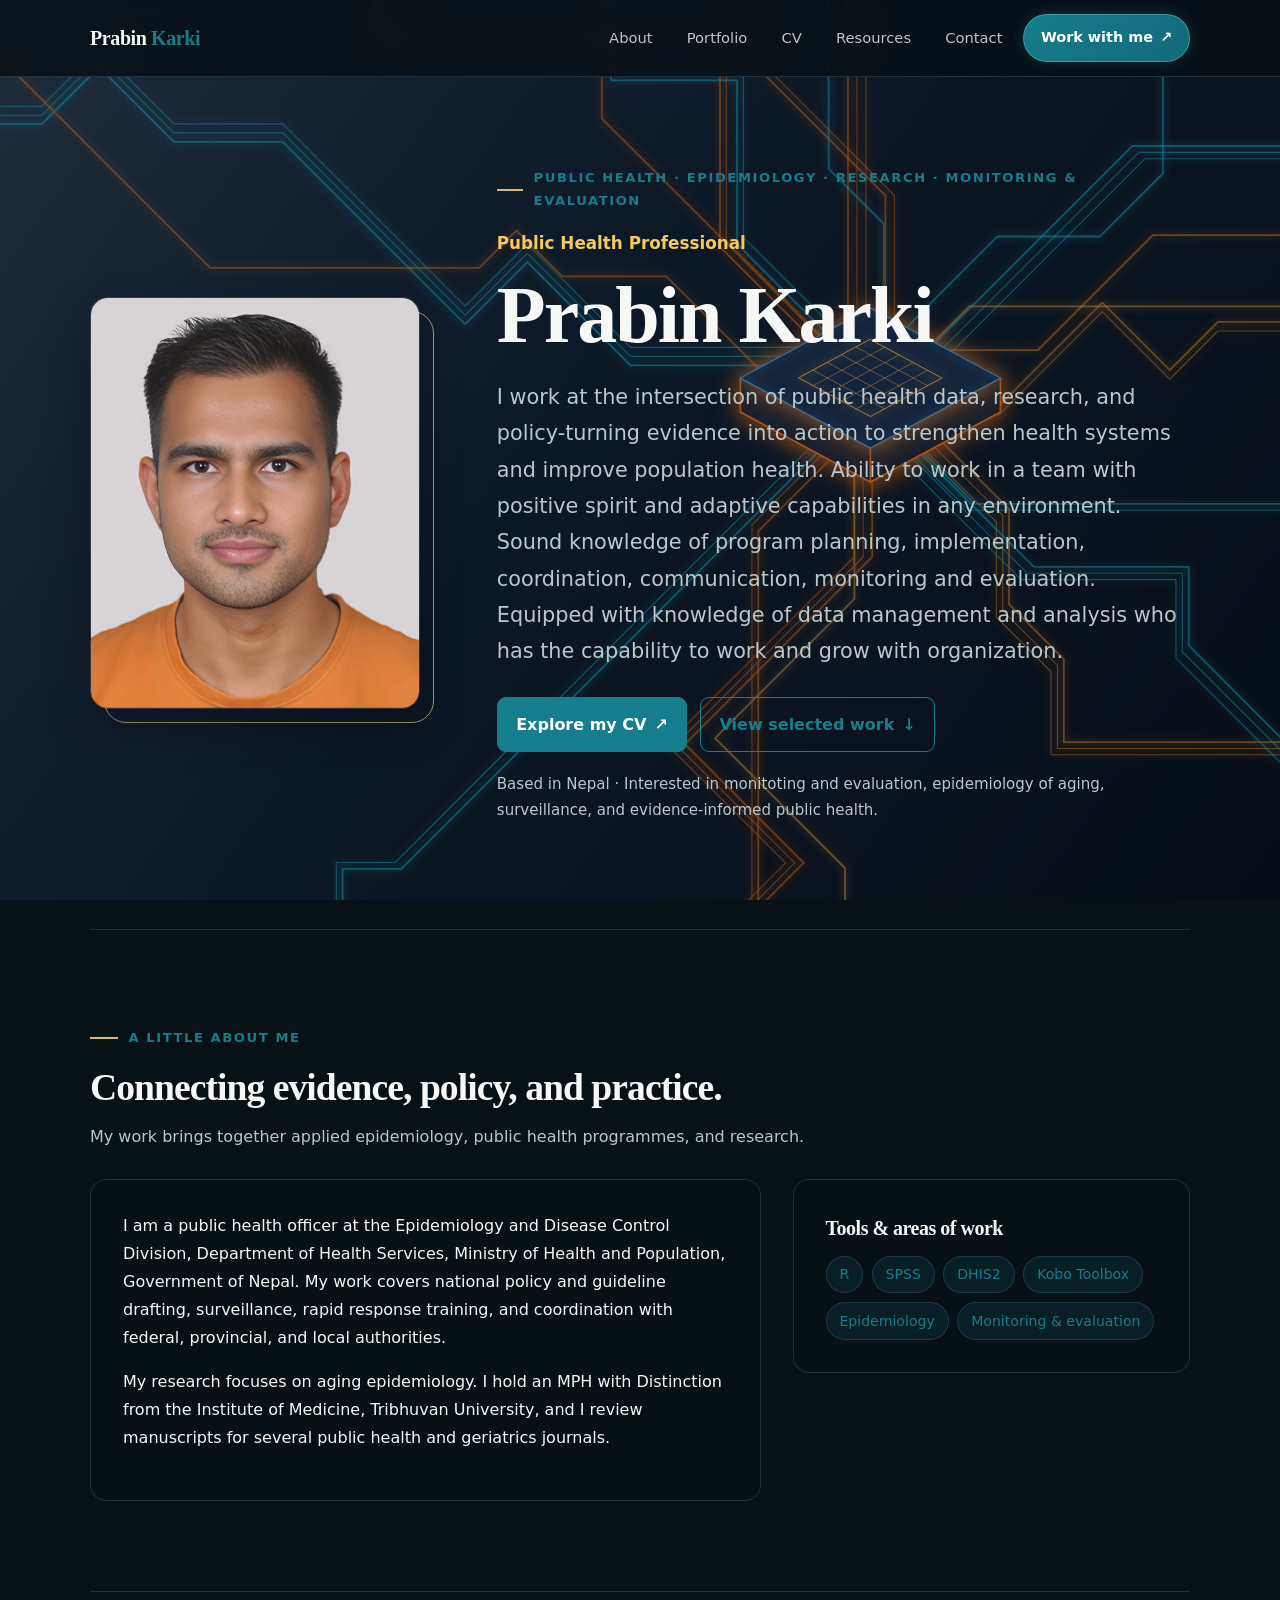
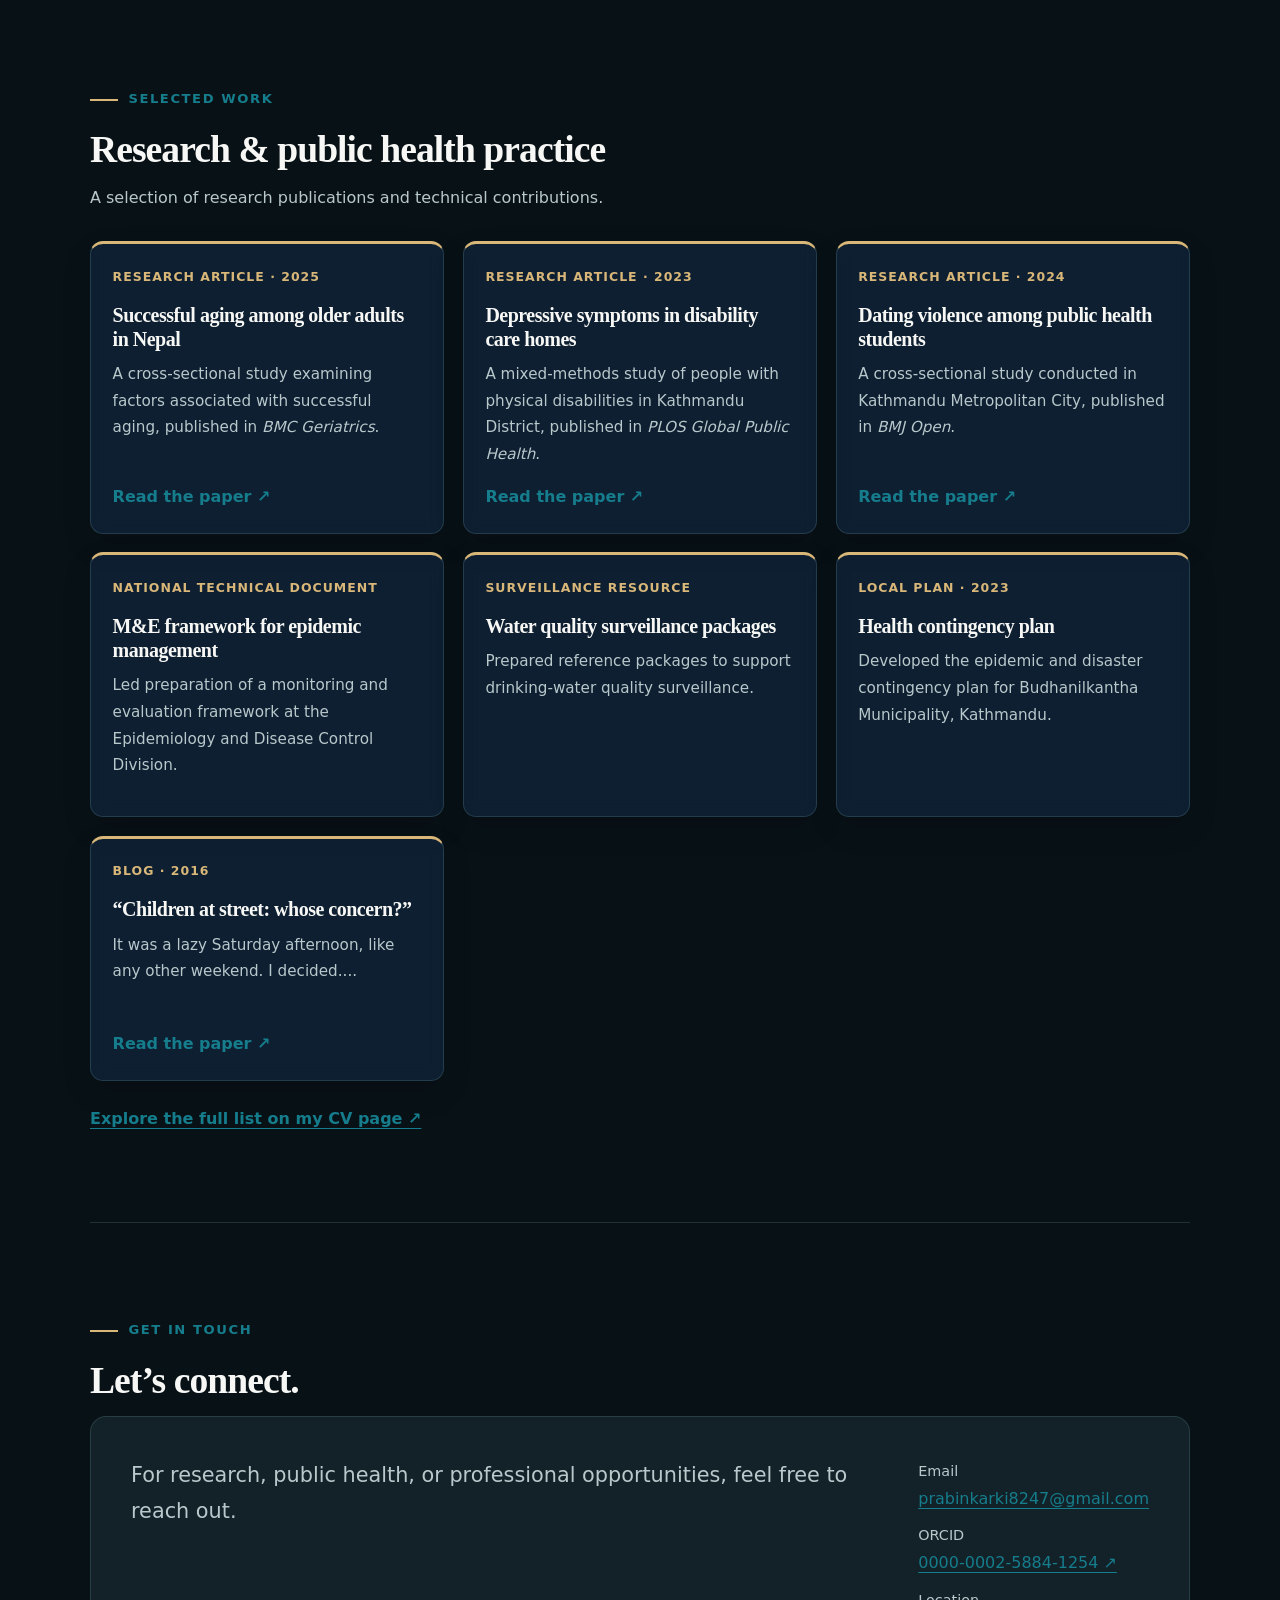
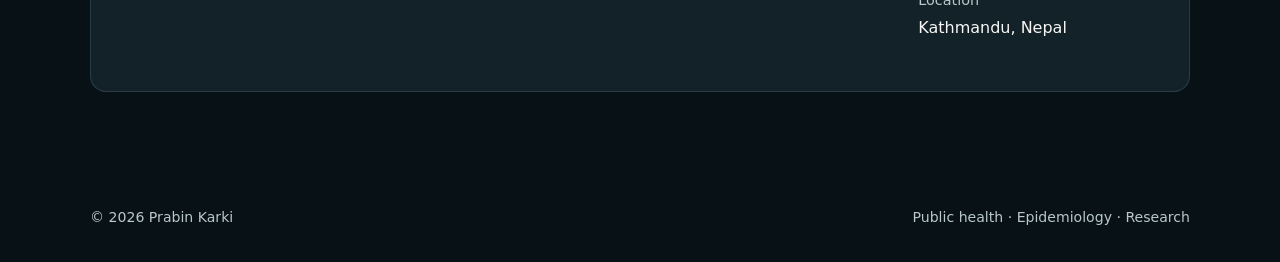
<file: index.html>
<!DOCTYPE html>
<html lang="en">
<head>
<meta charset="utf-8">
<meta name="viewport" content="width=device-width, initial-scale=1">
<meta name="theme-color" content="#081116">

<title>Prabin Karki | Public Health Professional</title>
<meta name="description" content="Personal website of Prabin Karki, public health professional and epidemiology researcher in Nepal.">
</head>
<style>
  
:root {
  /* Navy, teal and warm-white accents; preserve the existing dark background */
  --primary-color: #10243A;
  --secondary-color: #167D8D;
  --background-color: #081116;
  --surface-color: rgba(16, 36, 58, 0.82);
  --heading-color: #F7F8F5;
  --text-color: #D4DEDF;
  --accent-color: #D8B779;
  --border-color: rgba(120, 165, 170, 0.22);
  --hover-color: #116978;

  /* Existing stylesheet variable names */
  --bg: #081116;
  --ink: #F7F8F5;
  --mute: #B8C8CB;
  --acc: #167D8D;
  --sig: #D8B779;
  --line: rgba(120, 165, 170, 0.22);
  --shadow: 0 18px 45px rgba(0, 0, 0, 0.28);
  --on: #FFFFFF;
  --tint: rgba(22, 125, 141, 0.14);
  --card: rgba(16, 36, 58, 0.76);
}

* {
  box-sizing: border-box;
}

html {
  scroll-behavior: smooth;
  scroll-padding-top: 90px;
}

body {
  margin: 0;
  background: var(--bg);
  color: var(--ink);
  font: 16px/1.75 system-ui, -apple-system, "Segoe UI", Roboto, sans-serif;
  overflow-x: hidden;
}

#tech-canvas {
  position: fixed;
  inset: 0;
  width: 100%;
  height: 100%;
  z-index: -1;
  pointer-events: none;
}

a {
  color: var(--acc);
  text-underline-offset: 4px;
}

a:hover {
  color: #b1f0ef;
}

:focus-visible {
  outline: 3px solid var(--sig);
  outline-offset: 4px;
}

h1, h2, h3 {
  font-family: Georgia, "Times New Roman", serif;
  line-height: 1.2;
  letter-spacing: -0.025em;
}

h1 {
  font-size: clamp(2.7rem, 7vw, 5rem);
  margin: 0 0 1rem;
}

h2 {
  font-size: clamp(1.8rem, 4vw, 2.35rem);
  margin: 0 0 0.75rem;
}

h3 {
  font-size: 1.25rem;
  margin: 0.2rem 0 0.65rem;
}

p {
  max-width: 72ch;
  margin: 0 0 1rem;
}

.wrap {
  width: min(1100px, calc(100% - 2.5rem));
  margin: auto;
  position: relative;
  z-index: 1;
}

/* Navigation — consistent tabs across every page */
header {
  position: sticky;
  top: 0;
  z-index: 10;
  background: rgba(8, 17, 22, 0.88);
  backdrop-filter: blur(16px);
  -webkit-backdrop-filter: blur(16px);
  border-bottom: 1px solid var(--line);
}

header .wrap {
  display: flex;
  justify-content: space-between;
  align-items: center;
  gap: 1rem;
  min-height: 76px;
  flex-wrap: wrap;
}

.brand {
  font: 700 1.25rem Georgia, serif;
  color: var(--ink);
  text-decoration: none;
  letter-spacing: -0.02em;
}

.brand span {
  color: var(--acc);
}

nav {
  display: flex;
  align-items: center;
  justify-content: flex-end;
  gap: 0.45rem;
  flex-wrap: wrap;
  margin-left: auto;
}

nav a.nav-link {
  display: inline-flex;
  align-items: center;
  min-height: 38px;
  padding: 0.42rem 0.78rem;
  border: 1px solid transparent;
  border-radius: 8px;
  color: var(--mute);
  font-size: 0.92rem;
  text-decoration: none;
  transition: color 0.2s ease, background 0.2s ease, border-color 0.2s ease;
}

nav a.nav-link:hover,
nav a.nav-link[aria-current="page"] {
  color: #F7F8F5;
  background: rgba(22, 125, 141, 0.16);
  border-color: rgba(22, 125, 141, 0.42);
}

/* General sections */

section {
  padding: clamp(3.5rem, 7vw, 6rem) 0;
  border-bottom: 1px solid var(--line);
}

.hero {
  padding: 0.3 0 5rem;
}

/* Hero section */

.hero-grid {
  display: grid;
  grid-template-columns: minmax(220px, 330px) 1fr;
  gap: clamp(2rem, 6vw, 5rem);
  align-items: center;
}

.portrait-frame {
  position: relative;
  max-width: 330px;
}

.portrait-frame::before {
  content: "";
  position: absolute;
  inset: 14px -14px -14px 14px;
  border: 1px solid var(--sig);
  border-radius: 22px;
  opacity: 0.8;
}

.hero-grid img {
  display: block;
  position: relative;
  width: 100%;
  aspect-ratio: 4 / 5;
  border-radius: 18px;
  object-fit: cover;
  object-position: center;
  box-shadow: var(--shadow);
  border: 1px solid rgba(255, 255, 255, 0.12);
}

.eyebrow {
  display: inline-flex;
  align-items: center;
  gap: 0.65rem;
  color: var(--acc);
  font-size: 0.82rem;
  font-weight: 750;
  letter-spacing: 0.12em;
  text-transform: uppercase;
  margin: 0 0 1rem;
}

.eyebrow::before {
  content: "";
  width: 28px;
  height: 2px;
  background: var(--sig);
}

.role {
  color: #F4C95D;
  font-weight: 650;
  font-size: 1.05rem;
  margin-bottom: 0.55rem;
}

.lead {
  font-size: clamp(1.08rem, 2vw, 1.3rem);
  color: var(--mute);
  max-width: 55ch;
}

.hero-note {
  color: var(--mute);
  font-size: 0.94rem;
  margin-top: 1.2rem;
}

/* Buttons */

.row {
  display: flex;
  flex-wrap: wrap;
  gap: 0.8rem;
  margin-top: 1.7rem;
}

.btn {
  display: inline-flex;
  align-items: center;
  justify-content: center;
  gap: 0.5rem;
  padding: 0.78rem 1.15rem;
  border-radius: 9px;
  border: 1px solid var(--acc);
  color: var(--acc);
  text-decoration: none;
  font-weight: 700;
  transition: transform 0.2s ease, background 0.2s ease;
}

.btn.pri {
  background: var(--acc);
  color: var(--on);
}

.btn:hover {
  transform: translateY(-2px);
  filter: brightness(1.06);
}

/* About section */

.section-intro {
  color: var(--mute);
  margin-bottom: 1.8rem;
}

.about-grid {
  display: grid;
  grid-template-columns: 1.35fr 0.8fr;
  gap: 2rem;
  align-items: start;
}

.about-copy,
.skills-panel {
  background: rgba(8, 17, 22, 0.68);
  border: 1px solid var(--line);
  border-radius: 16px;
  padding: clamp(1.25rem, 3vw, 2rem);
  backdrop-filter: blur(6px);
}

.skills-panel h3 {
  margin-bottom: 1rem;
}

.chips {
  display: flex;
  flex-wrap: wrap;
  gap: 0.55rem;
  padding: 0;
  list-style: none;
  margin: 0;
}

.chips li {
  background: var(--tint);
  border: 1px solid rgba(120, 209, 211, 0.16);
  color: var(--acc);
  padding: 0.35rem 0.8rem;
  border-radius: 99px;
  font-size: 0.88rem;
}

/* Portfolio cards */

.grid {
  display: grid;
  grid-template-columns: repeat(3, minmax(0, 1fr));
  gap: 1.15rem;
  margin-top: 1.8rem;
}

.item {
  display: flex;
  flex-direction: column;
  min-height: 245px;
  background: var(--card);
  border: 1px solid var(--line);
  border-top: 3px solid var(--sig);
  border-radius: 13px;
  padding: 1.35rem;
  box-shadow: 0 12px 30px rgba(0, 0, 0, 0.12);
  backdrop-filter: blur(8px);
  transition: transform 0.2s ease, border-color 0.2s ease;
}

.item:hover {
  transform: translateY(-4px);
  border-color: rgba(120, 209, 211, 0.45);
}

.item .tag {
  color: var(--sig);
  font-size: 0.78rem;
  font-weight: 750;
  letter-spacing: 0.08em;
  text-transform: uppercase;
  margin-bottom: 0.75rem;
}

.item p {
  color: var(--mute);
  font-size: 0.95rem;
  flex: 1;
}

.item a {
  font-weight: 700;
  text-decoration: none;
}

.text-link {
  display: inline-block;
  margin-top: 1.5rem;
  font-weight: 700;
}

/* Contact section */

.contact-card {
  display: flex;
  justify-content: space-between;
  align-items: flex-start;
  gap: 2rem;
  flex-wrap: wrap;
  padding: clamp(1.5rem, 4vw, 2.5rem);
  background: rgba(22, 38, 44, 0.82);
  border: 1px solid var(--line);
  border-radius: 16px;
}

.contact-details p {
  margin-bottom: 0.55rem;
}

.contact-label {
  color: var(--mute);
  font-size: 0.9rem;
}

/* Work with me — distinct teal call-to-action */
.glow-button {
  display: inline-flex;
  align-items: center;
  justify-content: center;
  gap: 0.45rem;
  padding: 0.62rem 1.05rem;
  color: #FFFFFF !important;
  background: linear-gradient(135deg, #167D8D, #116978);
  text-decoration: none;
  font-size: 0.9rem;
  font-weight: 700;
  white-space: nowrap;
  border-radius: 999px;
  border: 1px solid rgba(110, 210, 210, 0.4);
  box-shadow: 0 0 13px rgba(22, 125, 141, 0.28);
  transition: all 0.25s ease;
}

.glow-button:hover {
  color: #FFFFFF !important;
  background: linear-gradient(135deg, #1A91A0, #167D8D);
  box-shadow: 0 0 12px rgba(22, 125, 141, 0.5), 0 0 25px rgba(22, 125, 141, 0.2);
  transform: translateY(-2px);
}

/* Footer */

footer {
  padding: 1.5rem 0 2rem;
  color: var(--mute);
  font-size: 0.88rem;
}

footer .wrap {
  display: flex;
  justify-content: space-between;
  gap: 1rem;
  flex-wrap: wrap;
}

/* Responsive layout */

@media (max-width: 850px) {
  .grid {
    grid-template-columns: repeat(2, minmax(0, 1fr));
  }

  .about-grid {
    grid-template-columns: 1fr;
  }
}

@media (max-width: 650px) {
  .wrap {
    width: min(100% - 1.5rem, 1100px);
  }

  header .wrap {
    padding: 0.8rem 0;
  }

  nav {
    justify-content: flex-start;
    gap: 0.35rem;
    width: 100%;
    margin-left: 0;
  }

  nav a.nav-link {
    min-height: 34px;
    padding: 0.35rem 0.6rem;
    font-size: 0.84rem;
  }

  .glow-button {
    padding: 0.48rem 0.8rem;
    font-size: 0.84rem;
  }

  .hero-grid {
    grid-template-columns: 1fr;
    gap: 2.5rem;
  }

  .portrait-frame {
    max-width: 250px;
    margin: 0 auto 1rem;
  }

  .hero-grid img {
    aspect-ratio: 4 / 4.5;
  }

  .grid {
    grid-template-columns: 1fr;
  }

  .item {
    min-height: 0;
  }
}

@media (prefers-reduced-motion: reduce) {
  html {
    scroll-behavior: auto;
  }

  .btn,
  .item,
  nav a.nav-link,
  .glow-button {
    transition: none;
  }
}
</style>
<body>

<canvas id="tech-canvas" aria-hidden="true"></canvas>

<header>
  <div class="wrap">
    <a class="brand" href="index.html#top">
      Prabin <span>Karki</span>
    </a>

    <nav aria-label="Main navigation">
      <a class="nav-link" href="/#about">About</a>
      <a class="nav-link" href="/#portfolio">Portfolio</a>
      <a class="nav-link" href="/cv">CV</a>
      <a class="nav-link" href="/resources">Resources</a>
      <a class="nav-link" href="/#contact">Contact</a>
      <a href="/work_with_me" class="glow-button">
        Work with me <span>↗</span> 
      </a>
    </nav>
  </div>
</header>

<main id="top">
  <div class="wrap">

    <!-- Hero section -->
    <section class="hero">
      <div class="hero-grid">

        <div class="portrait-frame">
          <img src="prabin_teal.jpg" alt="Portrait of Prabin Karki">
        </div>

        <div>
          <p class="eyebrow">Public Health · Epidemiology · Research · Monitoring & Evaluation</p>

          <p class="role">Public Health Professional</p>

          <h1>Prabin Karki</h1>

          <p class="lead">
            I work at the intersection of public health data, research, and policy-turning evidence into action to strengthen health systems
            and improve population health. Ability to work in a team with positive spirit and adaptive capabilities in any environment. Sound knowledge of program planning, implementation, coordination, communication, monitoring and evaluation. Equipped with knowledge of data management and analysis who has the capability to work and grow with organization.
          </p>

          <div class="row">
            <a class="btn pri" href="cv.html">
              Explore my CV <span aria-hidden="true">↗</span>
            </a>

            <a class="btn" href="#portfolio">
              View selected work <span aria-hidden="true">↓</span>
            </a>
          </div>

          <p class="hero-note">
            Based in Nepal · Interested in monitoting and evaluation, epidemiology of aging,
            surveillance, and evidence-informed public health.
          </p>
        </div>

      </div>
    </section>

    <!-- About section -->
    <section id="about">
      <p class="eyebrow">A little about me</p>

      <h2>Connecting evidence, policy, and practice.</h2>

      <p class="section-intro">
        My work brings together applied epidemiology, public health
        programmes, and research.
      </p>

      <div class="about-grid">

        <div class="about-copy">
          <p>
            I am a public health officer at the Epidemiology and Disease
            Control Division, Department of Health Services, Ministry of
            Health and Population, Government of Nepal. My work covers
            national policy and guideline drafting, surveillance, rapid
            response training, and coordination with federal, provincial,
            and local authorities.
          </p>

          <p>
            My research focuses on aging epidemiology. I hold an MPH with
            Distinction from the Institute of Medicine, Tribhuvan University,
            and I review manuscripts for several public health and
            geriatrics journals.
          </p>
        </div>

        <aside class="skills-panel">
          <h3>Tools & areas of work</h3>

          <ul class="chips" aria-label="Skills">
            <li>R</li>
            <li>SPSS</li>
            <li>DHIS2</li>
            <li>Kobo Toolbox</li>
            <li>Epidemiology</li>
            <li>Monitoring & evaluation</li>
          </ul>
        </aside>

      </div>
    </section>

    <!-- Portfolio section -->
    <section id="portfolio">
      <p class="eyebrow">Selected work</p>

      <h2>Research & public health practice</h2>

      <p class="section-intro">
        A selection of research publications and technical contributions.
      </p>

      <div class="grid">

        <article class="item">
          <div class="tag">Research article · 2025</div>

          <h3>Successful aging among older adults in Nepal</h3>

          <p>
            A cross-sectional study examining factors associated with
            successful aging, published in <em>BMC Geriatrics</em>.
          </p>

          <a href="https://doi.org/10.1186/s12877-025-06335-4"
             target="_blank" rel="noopener noreferrer">
            Read the paper ↗
          </a>
        </article>

        <article class="item">
          <div class="tag">Research article · 2023</div>

          <h3>Depressive symptoms in disability care homes</h3>

          <p>
            A mixed-methods study of people with physical disabilities in
            Kathmandu District, published in <em>PLOS Global Public Health</em>.
          </p>

          <a href="https://doi.org/10.1371/journal.pgph.0001461"
             target="_blank" rel="noopener noreferrer">
            Read the paper ↗
          </a>
        </article>

        <article class="item">
          <div class="tag">Research article · 2024</div>

          <h3>Dating violence among public health students</h3>

          <p>
            A cross-sectional study conducted in Kathmandu Metropolitan City,
            published in <em>BMJ Open</em>.
          </p>

          <a href="https://doi.org/10.1136/bmjopen-2023-081516"
             target="_blank" rel="noopener noreferrer">
            Read the paper ↗
          </a>
        </article>

        <article class="item">
          <div class="tag">National technical document</div>

          <h3>M&E framework for epidemic management</h3>

          <p>
            Led preparation of a monitoring and evaluation framework at the
            Epidemiology and Disease Control Division.
          </p>
        </article>

        <article class="item">
          <div class="tag">Surveillance resource</div>

          <h3>Water quality surveillance packages</h3>

          <p>
            Prepared reference packages to support drinking-water quality
            surveillance.
          </p>
        </article>

        <article class="item">
          <div class="tag">Local plan · 2023</div>

          <h3>Health contingency plan</h3>

          <p>
            Developed the epidemic and disaster contingency plan for
            Budhanilkantha Municipality, Kathmandu.
          </p>
        </article>

        <article class="item">
          <div class="tag">Blog · 2016</div>

          <h3>“Children at street: whose concern?”</h3>

          <p>
            It was a lazy Saturday afternoon, like any other weekend. I decided....
          </p>

          <a href="https://prabinkarki995.blogspot.com/"
             target="_blank" rel="noopener noreferrer">
            Read the paper ↗
          </a>
        </article>

      </div>

      <a class="text-link" href="cv.html">
        Explore the full list on my CV page ↗
      </a>
    </section>

    <!-- Contact section -->
    <section id="contact" style="border-bottom: 0">
      <p class="eyebrow">Get in touch</p>

      <h2>Let’s connect.</h2>

      <div class="contact-card">

        <div>
          <p class="lead">
            For research, public health, or professional opportunities,
            feel free to reach out.
          </p>
        </div>

        <div class="contact-details">
          <p>
            <span class="contact-label">Email</span><br>
            <a href="mailto:prabinkarki8247@gmail.com">
              prabinkarki8247@gmail.com
            </a>
          </p>

          <p>
            <span class="contact-label">ORCID</span><br>
            <a href="https://orcid.org/0000-0002-5884-1254"
               target="_blank" rel="noopener noreferrer">
              0000-0002-5884-1254 ↗
            </a>
          </p>

          <p>
            <span class="contact-label">Location</span><br>
            Kathmandu, Nepal
          </p>
        </div>

      </div>
    </section>

  </div>
</main>

<footer>
  <div class="wrap">
    <span>© 2026 Prabin Karki</span>
    <span>Public health · Epidemiology · Research</span>
  </div>
</footer>

<script>
(function () {
  var cv = document.getElementById('tech-canvas');
  var ctx = cv.getContext('2d');

  var off = document.createElement('canvas');
  var octx = off.getContext('2d');

  var reduce = window.matchMedia(
    '(prefers-reduced-motion: reduce)'
  ).matches;

  var W, H, dpr;
  var paths = [], pulses = [], chipAt = {};
  var running = true;

  var D = [
    [1, 0],
    [.7071, .7071],
    [0, 1],
    [-.7071, .7071],
    [-1, 0],
    [-.7071, -.7071],
    [0, -1],
    [.7071, -.7071]
  ];

  var ORANGE = ['#ff7a1a', '#ff9a2e', '#ffb347'];
  var CYAN = '#22c3e6';

  function rnd(a, b) {
    return a + Math.random() * (b - a);
  }

  /* Circuit traces spreading out from the central chip */
  function build() {
    paths = [];
    pulses = [];

    var cx = W * (W > 800 ? 0.68 : 0.5);
    var cy = H * 0.42;
    var u = Math.min(W, H) / 900;

    chipAt = { x: cx, y: cy, u: u };

    for (var k = 0; k < 8; k++) {
      var trunks = 2 + Math.floor(Math.random() * 2);

      for (var t = 0; t < trunks; t++) {
        var col = Math.random() < 0.34
          ? CYAN
          : ORANGE[Math.floor(Math.random() * 3)];

        var lanes = 1 + Math.floor(Math.random() * 3);
        var steps = [];
        var d = k;

        for (var i = 0; i < 16; i++) {
          steps.push([d, rnd(50, 170)]);
          d = (k + Math.floor(rnd(-1, 2)) + 8) % 8;
        }

        var base = rnd(-30, 30) * u;
        var nx = -D[k][1];
        var ny = D[k][0];

        for (var l = 0; l < lanes; l++) {
          var lo = base + l * 9;

          var px = cx + nx * lo + D[k][0] * 30 * u;
          var py = cy + ny * lo + D[k][1] * 30 * u;

          var pts = [[px, py]];
          var len = [0];
          var tot = 0;

          for (var s = 0; s < steps.length; s++) {
            var dx = D[steps[s][0]][0] * steps[s][1];
            var dy = D[steps[s][0]][1] * steps[s][1];

            px += dx;
            py += dy;

            tot += Math.hypot(dx, dy);

            pts.push([px, py]);
            len.push(tot);

            if (
              px < -60 || px > W + 60 ||
              py < -60 || py > H + 60
            ) {
              break;
            }
          }

          var p = {
            pts: pts,
            len: len,
            tot: tot,
            col: col,
            w: l === 0 ? 1.8 : 1.1
          };

          paths.push(p);

          if (Math.random() < 0.8) {
            pulses.push({
              p: p,
              s: -rnd(0, tot),
              v: rnd(1.2, 3)
            });
          }
        }
      }
    }
  }

  /* Helper for drawing polygon shapes */
  function poly(c, a) {
    c.beginPath();
    c.moveTo(a[0][0], a[0][1]);

    for (var i = 1; i < a.length; i++) {
      c.lineTo(a[i][0], a[i][1]);
    }

    c.closePath();
  }

  /* Glowing isometric microchip */
  function chip(c, x, y, u) {
    var w = 130 * u;
    var h = 70 * u;
    var t = 34 * u;

    function top(f) {
      return [
        [x, y - h * f],
        [x + w * f, y],
        [x, y + h * f],
        [x - w * f, y]
      ];
    }

    function lerp(a, b, f) {
      return [
        a[0] + (b[0] - a[0]) * f,
        a[1] + (b[1] - a[1]) * f
      ];
    }

    var T = top(1);

    c.shadowColor = '#ff7a1a';
    c.shadowBlur = 24;

    poly(c, [
      T[3], T[2], T[1],
      [T[1][0], T[1][1] + t],
      [T[2][0], T[2][1] + t],
      [T[3][0], T[3][1] + t]
    ]);

    c.fillStyle = '#16233a';
    c.fill();

    c.strokeStyle = '#ff7a1a';
    c.lineWidth = 1.6;
    c.stroke();

    c.beginPath();
    c.moveTo(T[2][0], T[2][1]);
    c.lineTo(T[2][0], T[2][1] + t);
    c.stroke();

    poly(c, T);
    c.fillStyle = '#1c3050';
    c.fill();

    c.shadowColor = '#4aa8e8';
    c.shadowBlur = 10;
    c.strokeStyle = '#5aa0d8';
    c.lineWidth = 1.2;
    c.stroke();

    var P = top(0.55);

    c.shadowColor = '#ffb347';
    c.shadowBlur = 8;
    c.strokeStyle = '#ffb347';
    c.lineWidth = 1;

    poly(c, P);
    c.stroke();

    c.globalAlpha = 0.6;
    c.shadowBlur = 0;

    for (var i = 1; i < 5; i++) {
      var f = i / 5;

      var a1 = lerp(P[0], P[1], f);
      var b1 = lerp(P[3], P[2], f);

      var a2 = lerp(P[0], P[3], f);
      var b2 = lerp(P[1], P[2], f);

      c.beginPath();
      c.moveTo(a1[0], a1[1]);
      c.lineTo(b1[0], b1[1]);

      c.moveTo(a2[0], a2[1]);
      c.lineTo(b2[0], b2[1]);

      c.stroke();
    }

    c.globalAlpha = 1;
  }

  /* Draw the background traces and chip */
  function renderStatic() {
    octx.setTransform(dpr, 0, 0, dpr, 0, 0);

    var g = octx.createLinearGradient(0, 0, W, H);

    g.addColorStop(0, '#2b3b50');
    g.addColorStop(0.45, '#101c2e');
    g.addColorStop(1, '#070d18');

    octx.fillStyle = g;
    octx.fillRect(0, 0, W, H);

    octx.lineJoin = 'round';
    octx.lineCap = 'round';

    paths.forEach(function (p) {
      octx.beginPath();

      p.pts.forEach(function (q, i) {
        if (i) {
          octx.lineTo(q[0], q[1]);
        } else {
          octx.moveTo(q[0], q[1]);
        }
      });

      octx.strokeStyle = p.col;
      octx.globalAlpha = 0.55;
      octx.lineWidth = p.w;
      octx.shadowColor = p.col;
      octx.shadowBlur = 8;

      octx.stroke();
    });

    octx.globalAlpha = 1;
    octx.shadowBlur = 0;

    chip(octx, chipAt.x, chipAt.y, chipAt.u);

    octx.shadowBlur = 0;
    octx.fillStyle = 'rgba(8,17,22,0.35)';
    octx.fillRect(0, 0, W, H);
  }

  /* Find the position of a pulse along a circuit trace */
  function pointAt(p, s) {
    if (s < 0) {
      return null;
    }

    if (s >= p.tot) {
      return p.pts[p.pts.length - 1];
    }

    for (var i = 1; i < p.len.length; i++) {
      if (p.len[i] >= s) {
        var f = (s - p.len[i - 1]) /
                (p.len[i] - p.len[i - 1]);

        var a = p.pts[i - 1];
        var b = p.pts[i];

        return [
          a[0] + (b[0] - a[0]) * f,
          a[1] + (b[1] - a[1]) * f
        ];
      }
    }

    return p.pts[p.pts.length - 1];
  }

  /* Animated light pulses travelling along the traces */
  function drawPulse(q) {
    q.s += q.v;

    if (q.s > q.p.tot + 70) {
      q.s = -rnd(0, 300);
      q.v = rnd(1.2, 3);
    }

    if (q.s < 0) {
      return;
    }

    for (var i = 0; i < 12; i++) {
      var pt = pointAt(q.p, q.s - i * 6);

      if (!pt) {
        continue;
      }

      ctx.globalAlpha = (1 - i / 12) * 0.9;
      ctx.fillStyle = i === 0 ? '#ffffff' : q.p.col;
      ctx.shadowColor = q.p.col;
      ctx.shadowBlur = i < 2 ? 14 : 0;

      ctx.beginPath();
      ctx.arc(
        pt[0],
        pt[1],
        2.4 * (1 - i / 14) + 0.4,
        0,
        Math.PI * 2
      );

      ctx.fill();
    }

    ctx.globalAlpha = 1;
    ctx.shadowBlur = 0;
  }

  /* Animation loop */
  function frame() {
    if (running) {
      ctx.setTransform(1, 0, 0, 1, 0, 0);
      ctx.drawImage(off, 0, 0);

      ctx.setTransform(dpr, 0, 0, dpr, 0, 0);

      pulses.forEach(drawPulse);
    }

    requestAnimationFrame(frame);
  }

  /* Resize the canvas for the screen */
  function resize() {
    dpr = Math.min(window.devicePixelRatio || 1, 2);

    W = window.innerWidth;
    H = window.innerHeight;

    cv.width = off.width = W * dpr;
    cv.height = off.height = H * dpr;

    build();
    renderStatic();

    if (reduce) {
      ctx.setTransform(1, 0, 0, 1, 0, 0);
      ctx.drawImage(off, 0, 0);
    }
  }

  window.addEventListener('resize', resize);

  document.addEventListener('visibilitychange', function () {
    running = !document.hidden;
  });

  resize();

  if (!reduce) {
    frame();
  }
})();
</script>

</body>
</html>
</file>
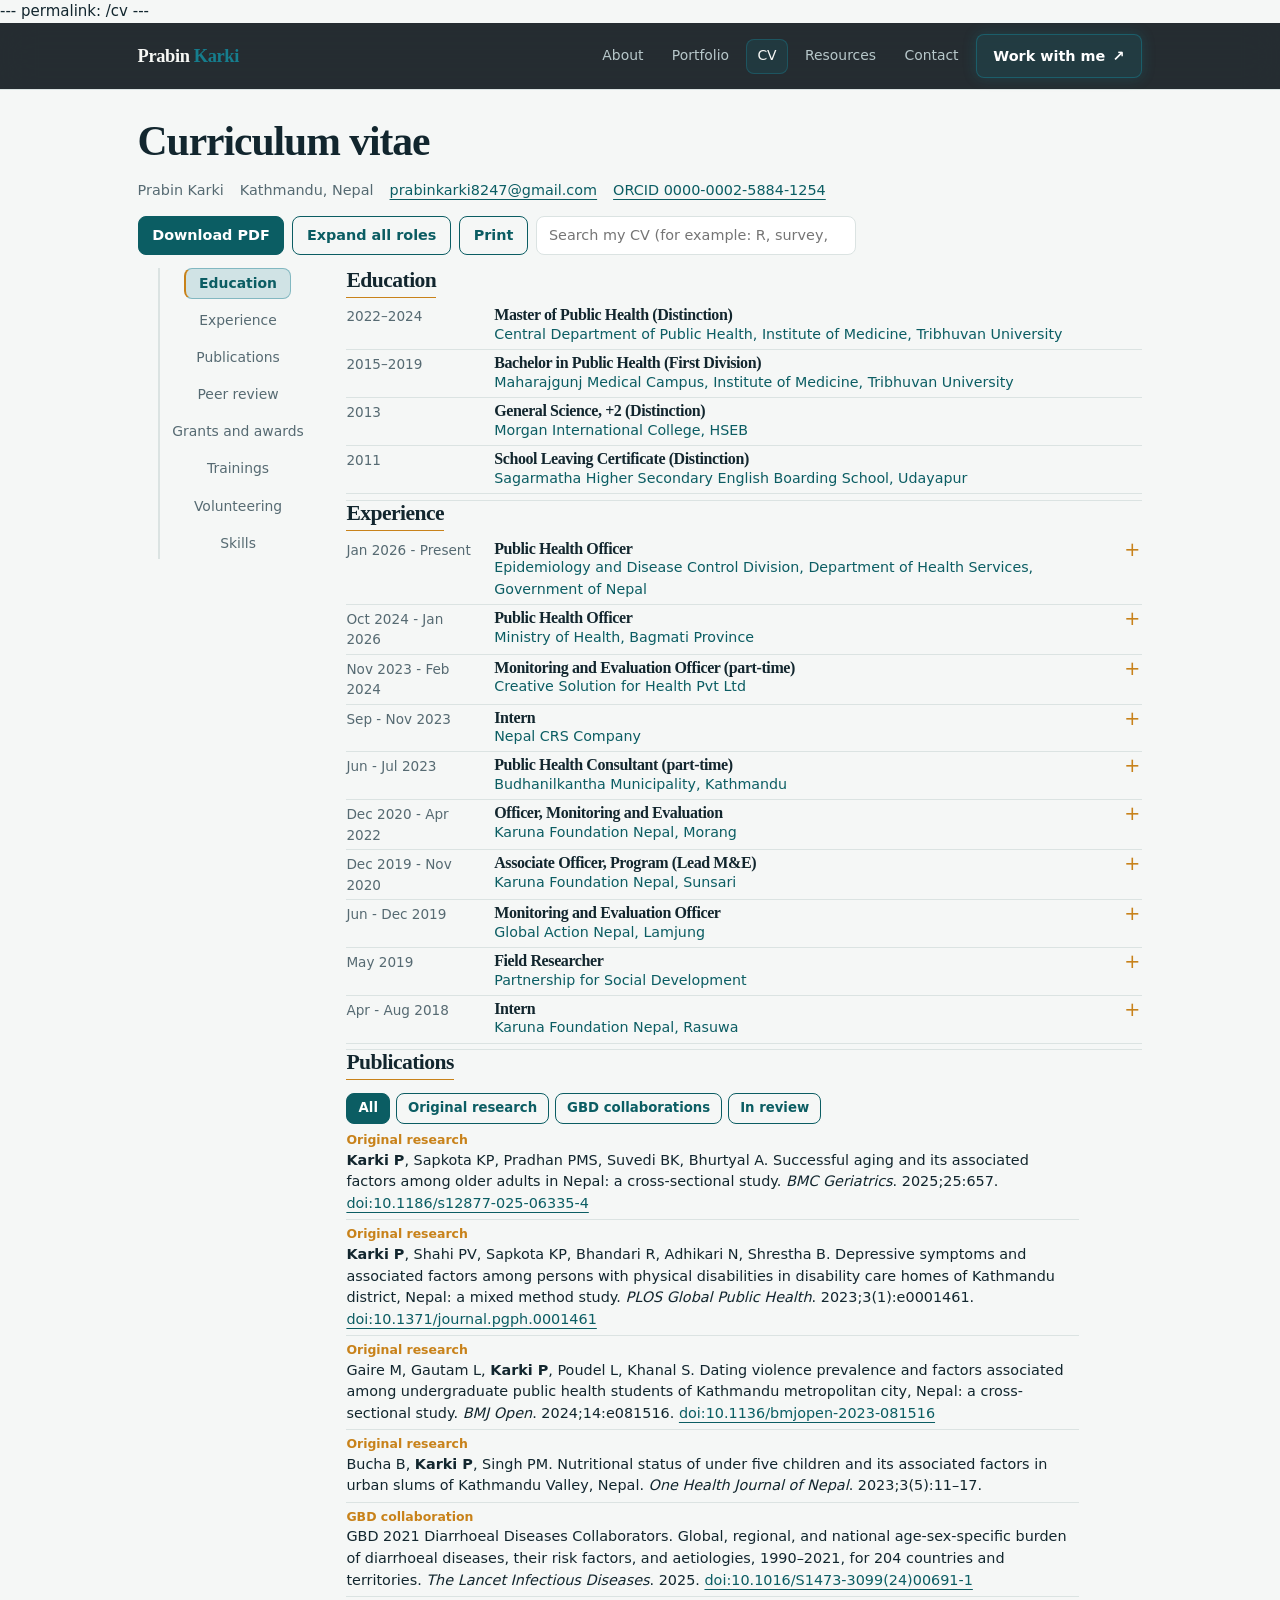
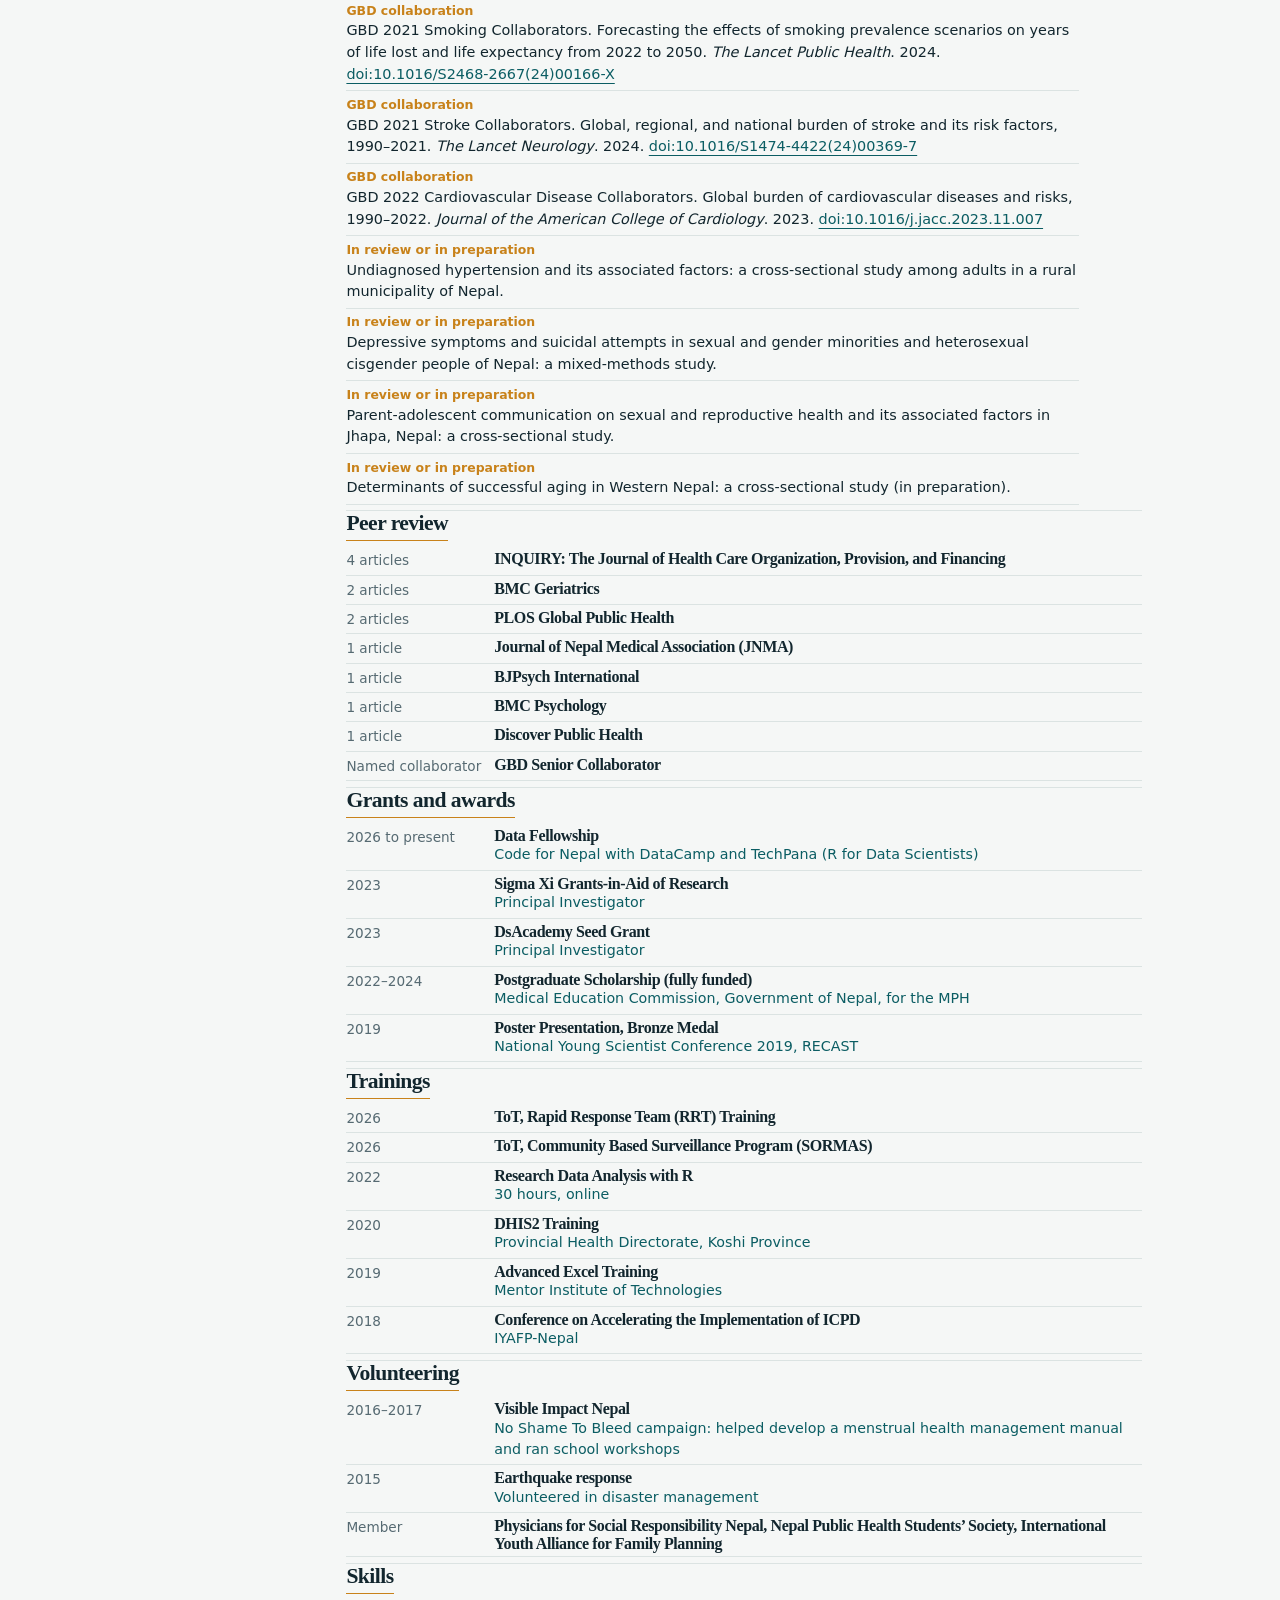
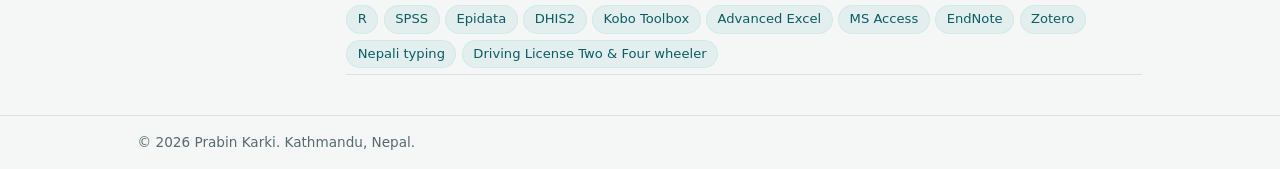
<file: cv.html>
---
permalink: /cv
---
<!DOCTYPE html>
<html lang="en">
<head>
<meta charset="utf-8">
<meta name="viewport" content="width=device-width, initial-scale=1">
<title>CV | Prabin Karki</title>
<meta name="description" content="Curriculum vitae of Prabin Karki, public health officer and epidemiologist in Nepal.">

<link rel="stylesheet" href="style.css">

<style>
:root{
  --bg:#f5f7f6;
  --card:#fff;
  --ink:#12262e;
  --mute:#566a72;
  --line:#dbe3e2;
  --acc:#0b5d63;
  --tint:#e3eeee;
  --sig:#c8821a;
  --on:#fff;
}

@media(prefers-color-scheme:dark){
  :root{
    --bg:#0f1b20;
    --card:#16262c;
    --ink:#e6eef0;
    --mute:#9db0b6;
    --line:#26393f;
    --acc:#6fc3c8;
    --tint:#193338;
    --sig:#e3a443;
    --on:#0b1417;
  }
}

*{box-sizing:border-box}
[hidden]{display:none!important}

html{scroll-behavior:smooth}

body{
  margin:0;
  background:var(--bg);
  color:var(--ink);
  font:15px/1.55 system-ui,-apple-system,"Segoe UI",Roboto,sans-serif;
}

h1,h2,h3{
  font-family:Georgia,"Times New Roman",serif;
  line-height:1.1;
  margin:0 0 .35em;
}

h1{font-size:clamp(1.8rem,5vw,2.6rem)}

h2{
  font-size:1.35rem;
  padding-bottom:.3rem;
  border-bottom:1px solid var(--sig);
  display:inline-block;
}

h3{
  font-size:1rem;
  margin:0;
}

a{color:var(--acc)}

:focus-visible{
  outline:3px solid var(--sig);
  outline-offset:2px;
}

.wrap{
  max-width:1040px;
  margin:auto;
  padding:0 1.1rem;
}

/* ===== HEADER ===== */

header{
  position:sticky;
  top:0;
  background:rgba(8,17,22,.88);
  backdrop-filter:blur(16px);
  -webkit-backdrop-filter:blur(16px);
  border-bottom:1px solid var(--line);
  z-index:20;
}

header .wrap{
  display:flex;
  justify-content:space-between;
  align-items:center;
  gap:.8rem;
  flex-wrap:wrap;
  padding-top:.55rem;
  padding-bottom:.55rem;
  min-height:66px;
}

.brand{
  font:700 1.15rem Georgia,serif;
  color:#F7F8F5;
  text-decoration:none;
  letter-spacing:-.02em;
}

.brand span{color:#167D8D}

nav{
  display:flex;
  align-items:center;
  justify-content:flex-end;
  gap:.35rem;
  flex-wrap:wrap;
  margin-left:auto;
}

nav a{
  display:inline-flex;
  align-items:center;
  min-height:15px;
  padding:.35rem .65rem;
  border:1px solid transparent;
  border-radius:8px;
  color:#B8C8CB;
  font-size:.87rem;
  text-decoration:none;
  margin-left:0;
  transition:color .2s ease,background .2s ease,border-color .2s ease;
}

nav a:hover,
nav a.on{
  color:#F7F8F5;
  background:rgba(22,125,141,.16);
  border-color:rgba(22,125,141,.42);
}

nav a.glow-button{
  color:#F7F8F5;
  background:rgba(22,125,141,.18);
  border:1px solid rgba(22,125,141,.55);
  border-radius:8px;
}

nav a.glow-button:hover{
  background:rgba(22,125,141,.3);
  border-color:#167D8D;
}

/* ===== CV CONTENT ===== */

.intro{
  padding:1.5rem 0 .8rem;
}

.role{
  color:var(--acc);
  font-weight:600;
  margin:0 0 .3rem;
}

.meta{
  display:flex;
  flex-wrap:wrap;
  gap:.25rem 1rem;
  color:var(--mute);
  margin:.4rem 0 0;
  padding:0;
  list-style:none;
  font-size:.9rem;
}

.tools{
  display:flex;
  flex-wrap:wrap;
  gap:.5rem;
  align-items:center;
  margin-top:.9rem;
}

.btn{
  display:inline-block;
  padding:.45rem .85rem;
  border-radius:8px;
  border:1.5px solid var(--acc);
  color:var(--acc);
  text-decoration:none;
  font:inherit;
  font-size:.9rem;
  font-weight:600;
  cursor:pointer;
  background:none;
}

.btn.pri{
  background:var(--acc);
  color:var(--on);
}

.btn:hover{filter:brightness(1.1)}

#q{
  flex:1;
  min-width:200px;
  max-width:320px;
  font:inherit;
  font-size:.9rem;
  padding:.45rem .75rem;
  border:1.5px solid var(--line);
  border-radius:8px;
  background:var(--card);
  color:var(--ink);
}

.layout{
  display:grid;
  grid-template-columns:180px 1fr;
  gap:1.8rem;
  align-items:start;
  padding-bottom:2.5rem;
}

.rail{
  position:sticky;
  top:80px;
  display:flex;
  flex-direction:column;
  border-left:2px solid var(--line);
}

.rail a{
  padding:.25rem .8rem;
  margin-left:-2px;
  border-left:2px solid transparent;
  color:var(--mute);
  text-decoration:none;
  font-size:.87rem;
}

.rail a:hover{color:var(--ink)}

.rail a.on{
  border-left-color:var(--sig);
  color:var(--acc);
  font-weight:600;
}

.sec {
  margin-bottom: 0;
  scroll-margin-top: 90px;
}

.sec h2 {
  font-size: 1.35rem;
  padding-bottom: .2rem;
  margin-bottom: .2rem;
}

.entry{
  display:grid;
  grid-template-columns:135px 1fr;
  gap:.15rem .8rem;
  padding:.25rem 0;
  border-bottom:1px solid var(--line);
  font-size:.92rem;
  line-height:1.5;
}

.when{
  color:var(--mute);
  font-size:.85rem;
}

.org{
  display:block;
  color:var(--acc);
  font-size:.89rem;
}

details.entry{display:block}

summary{
  display:grid;
  grid-template-columns:135px 1fr 20px;
  gap:.8rem;
  cursor:pointer;
  list-style:none;
}

summary::-webkit-details-marker{display:none}

summary::after{
  content:"+";
  color:var(--sig);
  font-size:1.2rem;
  line-height:1;
  text-align:center;
  transition:transform .2s;
}

details[open] summary::after{
  transform:rotate(45deg);
}

details ul{
  margin:.35rem 0 .2rem 150px;
  padding-left:1rem;
  max-width:66ch;
  font-size:.9rem;
  line-height:1.5;
}

details li{margin-bottom:.2rem}

.pub{
  display:block;
  max-width:80ch;
  font-size:.9rem;
  line-height:1.5;
  padding:.3rem 0;
}

.tag{
  color:var(--sig);
  font-size:.78rem;
  font-weight:600;
  display:block;
}

.chips{
  display:flex;
  flex-wrap:wrap;
  gap:.35rem;
  padding:0;
  list-style:none;
  margin:.4rem 0 0;
}

.chips li{
  background:var(--tint);
  color:var(--acc);
  padding:.2rem .65rem;
  border-radius:99px;
  font-size:.82rem;
}

.flt{
  display:flex;
  flex-wrap:wrap;
  gap:.35rem;
  margin:.5rem 0 .15rem;
}

.flt .btn{
  padding:.25rem .7rem;
  font-size:.83rem;
}

.flt .btn.on{
  background:var(--acc);
  color:var(--on);
}

#none{
  padding:1.5rem 0;
  color:var(--mute);
}

footer{
  border-top:1px solid var(--line);
  padding:1rem 0;
  color:var(--mute);
  font-size:.85rem;
}

/* ===== RESPONSIVE ===== */

@media(max-width:820px){

  header .wrap{
    justify-content:center;
  }

  header nav{
    justify-content:center;
    margin-left:0;
  }

  .layout{
    grid-template-columns:1fr;
    gap:.6rem;
  }

  .rail{
    position:sticky;
    top:66px;
    flex-direction:row;
    overflow-x:auto;
    border:0;
    background:var(--bg);
    padding:.3rem 0;
    z-index:5;
    white-space:nowrap;
  }

  .rail a{
    border:0;
    border-radius:99px;
    margin:0 .15rem;
    padding:.3rem .65rem;
  }

  .rail a.on{background:var(--tint)}
}

@media(max-width:640px){

  .intro{padding:1.2rem 0 .6rem}

  .entry{grid-template-columns:1fr}

  summary{grid-template-columns:1fr 20px}

  summary .when{grid-column:1/-1}

  details ul{margin-left:0}

  .meta{gap:.25rem .7rem}

  header .wrap{gap:.5rem}

  header nav{gap:.25rem}

  header nav a{
    padding:.35rem .5rem;
    font-size:.83rem;
  }

  #q{
    min-width:100%;
    max-width:none;
  }
}

/* ===== PRINT ===== */

@media print{

  header,
  .rail,
  .tools,
  .flt,
  footer{
    display:none;
  }

  .layout{display:block}

  body{
    background:#fff;
    color:#000;
  }

  .entry{break-inside:avoid}

  summary::after{display:none}
}
  /* Compact spacing between CV sections */
#cv-content {
  display: flex;
  flex-direction: column;
  gap: .45rem;
}

.sec {
  margin: 0 !important;
  padding: 0 0 .35rem !important;
  min-height: 0 !important;
  height: auto !important;
}

.sec h2 {
  margin: 0 0 .3rem !important;
  padding-bottom: .2rem;
  font-size: 1.35rem;
  line-height: 1.2;
}
</style>
</head>

<body>

<header>
  <div class="wrap">

    <a class="brand" href="index.html#top">
      Prabin <span>Karki</span>
    </a>

    <nav aria-label="Main navigation">
      <a href="index.html#about">About</a>
      <a href="index.html#portfolio">Portfolio</a>
      <a href="cv.html" class="on" aria-current="page">CV</a>
      <a href="resources.html">Resources</a>
      <a href="index.html#contact">Contact</a>

      <a href="work_with_me.html" class="glow-button">
        Work with me <span>↗</span>
      </a>
    </nav>

  </div>
</header>

<main class="wrap">

  <div class="intro">
    <p class="role"> </p>

    <h1>Curriculum vitae</h1>

    <ul class="meta">
      <li>Prabin Karki</li>
      <li>Kathmandu, Nepal</li>
      <li><a href="mailto:prabinkarki8247@gmail.com">prabinkarki8247@gmail.com</a></li>
      <li>
        <a href="https://orcid.org/0000-0002-5884-1254" target="_blank" rel="noopener">
          ORCID 0000-0002-5884-1254
        </a>
      </li>
    </ul>

    <div class="tools">
      <a class="btn pri" href="Prabin_Karki_CV.pdf" download>Download PDF</a>
      <button class="btn" id="tog" type="button">Expand all roles</button>
      <button class="btn" id="prt" type="button">Print</button>
      <input id="q" type="search" placeholder="Search my CV (for example: R, survey, WASH)" aria-label="Search the CV">
    </div>
  </div>

  <div class="layout">
    <nav class="rail" id="rail" aria-label="CV sections"></nav>
    <div id="content"></div>
  </div>

  <p id="none" hidden>Nothing matches your search. Try a different word or clear the search box.</p>

</main>

<footer>
  <div class="wrap">© 2026 Prabin Karki. Kathmandu, Nepal.</div>
</footer>

<script>
/* ===== EDIT YOUR CV DETAILS HERE ===== */

const D={

education:[
["2022–2024","Master of Public Health (Distinction)","Central Department of Public Health, Institute of Medicine, Tribhuvan University"],
["2015–2019","Bachelor in Public Health (First Division)","Maharajgunj Medical Campus, Institute of Medicine, Tribhuvan University"],
["2013","General Science, +2 (Distinction)","Morgan International College, HSEB"],
["2011","School Leaving Certificate (Distinction)","Sagarmatha Higher Secondary English Boarding School, Udayapur"]
],

jobs:[
{y:"Jan 2026 - Present",t:"Public Health Officer",o:"Epidemiology and Disease Control Division, Department of Health Services, Government of Nepal",b:[
"Led preparation of national documents: the M&E framework for epidemic management, water quality surveillance reference packages and the M&E checklist for health insurance.",
"Support drafting of national policies, strategies, standards, protocols and guidelines on epidemiology, outbreak management and health emergency preparedness.",
"Coordinate with federal, provincial, local and multi-sectoral authorities on epidemiological management, disaster response and annual work plans.",
"Monitor and supervise surveillance, outbreak preparedness and disaster management programs, with timely feedback.",
"Supported Mass Drug Administration (MDA) coverage surveys in Rautahat District, including field data collection and monitoring.",
"Facilitator for the five-day Rapid Response Team (RRT) training."
]},

{y:"Oct 2024 - Jan 2026",t:"Public Health Officer",o:"Ministry of Health, Bagmati Province",b:[
"Contributed to provincial health policies and strategies, including the provincial population policy and health strategic framework.",
"Monitored, supervised and evaluated public health programs across provincial and local levels.",
"Coordinated multi-sectoral work on immunisation, maternal and child health, adolescent health, disease prevention, nutrition and environmental health.",
"Coordinated and evaluated programs run by national and international NGOs in the province.",
"Built a Kobo Toolbox reporting channel to track program indicators and led operation of GIOMS and HRRS.",
"Documentation, reporting, annual budget plan, providing trainings, etc."
]},

{y:"Nov 2023 - Feb 2024",t:"Monitoring and Evaluation Officer (part-time)",o:"Creative Solution for Health Pvt Ltd",b:[
"Baseline study of maternal and newborn health in Kalikot District.",
"Monitored surveys and data quality, reviewing recorded interviews and giving daily feedback to enumerators and supervisors.",
"Cleaned and analysed data in SPSS."
]},

{y:"Sep - Nov 2023",t:"Intern",o:"Nepal CRS Company",b:[
"Supported M&E and program teams on the Momentum Private Healthcare Delivery project, including field activities and monthly reports."
]},

{y:"Jun - Jul 2023",t:"Public Health Consultant (part-time)",o:"Budhanilkantha Municipality, Kathmandu",b:[
"Developed the municipality’s health contingency plan and held stakeholder meetings."
]},

{y:"Dec 2020 - Apr 2022",t:"Officer, Monitoring and Evaluation",o:"Karuna Foundation Nepal, Morang",b:[
"Disability Prevention and Rehabilitation Program (DPRP).",
"Supported the program team in developing annual work plans aligned with program activities.",
"Led implementation of the Management Information System (MIS) in the municipalities.",
"Coordinated with provincial and central teams on baseline, mid-line and end-line surveys and led local data validation.",
"Conducted field visits to review implementation of M&E standards and provided technical backstopping.",
"Ensured timely reporting to provincial and central offices and promoted the use of reporting tools and templates."
]},

{y:"Dec 2019 - Nov 2020",t:"Associate Officer, Program (Lead M&E)",o:"Karuna Foundation Nepal, Sunsari",b:[
"Scaling up WASH in Nepal: planned, monitored and reported on WASH, SRHR, health, nutrition, gender and livelihood activities."
]},

{y:"Jun - Dec 2019",t:"Monitoring and Evaluation Officer",o:"Global Action Nepal, Lamjung",b:[
"Sister for Sisters’ Education: collected and validated district data and gave feedback.",
"Developed and implemented a monitoring plan and led technical M&E support."
]},

{y:"May 2019",t:"Field Researcher",o:"Partnership for Social Development",b:[
"End-line survey on maternal, neonatal and child health in Jajarkot District: quantitative and qualitative data collection and analysis."
]},

{y:"Apr - Aug 2018",t:"Intern",o:"Karuna Foundation Nepal, Rasuwa",b:[
"Holistic Development Project: ran workshops on inclusive and peer-to-peer education.",
"Assisted with health post construction follow-up, menstrual health management, SRHR and early childhood development."
]}
],

pubs:[
["original","Karki P, Sapkota KP, Pradhan PMS, Suvedi BK, Bhurtyal A. Successful aging and its associated factors among older adults in Nepal: a cross-sectional study. <em>BMC Geriatrics</em>. 2025;25:657.","10.1186/s12877-025-06335-4"],
["original","Karki P, Shahi PV, Sapkota KP, Bhandari R, Adhikari N, Shrestha B. Depressive symptoms and associated factors among persons with physical disabilities in disability care homes of Kathmandu district, Nepal: a mixed method study. <em>PLOS Global Public Health</em>. 2023;3(1):e0001461.","10.1371/journal.pgph.0001461"],
["original","Gaire M, Gautam L, Karki P, Poudel L, Khanal S. Dating violence prevalence and factors associated among undergraduate public health students of Kathmandu metropolitan city, Nepal: a cross-sectional study. <em>BMJ Open</em>. 2024;14:e081516.","10.1136/bmjopen-2023-081516"],
["original","Bucha B, Karki P, Singh PM. Nutritional status of under five children and its associated factors in urban slums of Kathmandu Valley, Nepal. <em>One Health Journal of Nepal</em>. 2023;3(5):11–17.",""],
["gbd","GBD 2021 Diarrhoeal Diseases Collaborators. Global, regional, and national age-sex-specific burden of diarrhoeal diseases, their risk factors, and aetiologies, 1990–2021, for 204 countries and territories. <em>The Lancet Infectious Diseases</em>. 2025.","10.1016/S1473-3099(24)00691-1"],
["gbd","GBD 2021 Smoking Collaborators. Forecasting the effects of smoking prevalence scenarios on years of life lost and life expectancy from 2022 to 2050. <em>The Lancet Public Health</em>. 2024.","10.1016/S2468-2667(24)00166-X"],
["gbd","GBD 2021 Stroke Collaborators. Global, regional, and national burden of stroke and its risk factors, 1990–2021. <em>The Lancet Neurology</em>. 2024.","10.1016/S1474-4422(24)00369-7"],
["gbd","GBD 2022 Cardiovascular Disease Collaborators. Global burden of cardiovascular diseases and risks, 1990–2022. <em>Journal of the American College of Cardiology</em>. 2023.","10.1016/j.jacc.2023.11.007"],
["review","Undiagnosed hypertension and its associated factors: a cross-sectional study among adults in a rural municipality of Nepal.",""],
["review","Depressive symptoms and suicidal attempts in sexual and gender minorities and heterosexual cisgender people of Nepal: a mixed-methods study.",""],
["review","Parent-adolescent communication on sexual and reproductive health and its associated factors in Jhapa, Nepal: a cross-sectional study.",""],
["review","Determinants of successful aging in Western Nepal: a cross-sectional study (in preparation).",""]
],

review:[
["INQUIRY: The Journal of Health Care Organization, Provision, and Financing","4 articles"],
["BMC Geriatrics","2 articles"],
["PLOS Global Public Health","2 articles"],
["Journal of Nepal Medical Association (JNMA)","1 article"],
["BJPsych International","1 article"],
["BMC Psychology","1 article"],
["Discover Public Health","1 article"],
["GBD Senior Collaborator","Named collaborator"]
],

awards:[
["2026 to present","Data Fellowship","Code for Nepal with DataCamp and TechPana (R for Data Scientists)"],
["2023","Sigma Xi Grants-in-Aid of Research","Principal Investigator"],
["2023","DsAcademy Seed Grant","Principal Investigator"],
["2022–2024","Postgraduate Scholarship (fully funded)","Medical Education Commission, Government of Nepal, for the MPH"],
["2019","Poster Presentation, Bronze Medal","National Young Scientist Conference 2019, RECAST"]
],

training:[
["2026","ToT, Rapid Response Team (RRT) Training",""],
["2026","ToT, Community Based Surveillance Program (SORMAS)",""],
["2022","Research Data Analysis with R","30 hours, online"],
["2020","DHIS2 Training","Provincial Health Directorate, Koshi Province"],
["2019","Advanced Excel Training","Mentor Institute of Technologies"],
["2018","Conference on Accelerating the Implementation of ICPD","IYAFP-Nepal"]
],

volunteer:[
["2016–2017","Visible Impact Nepal","No Shame To Bleed campaign: helped develop a menstrual health management manual and ran school workshops"],
["2015","Earthquake response","Volunteered in disaster management"],
["Member","Physicians for Social Responsibility Nepal, Nepal Public Health Students’ Society, International Youth Alliance for Family Planning",""]
],

skills:[
"R",
"SPSS",
"Epidata",
"DHIS2",
"Kobo Toolbox",
"Advanced Excel",
"MS Access",
"EndNote",
"Zotero",
"Nepali typing",
"Driving License Two & Four wheeler"
]
};

const $=(s,r=document)=>r.querySelector(s);
const $$=(s,r=document)=>[...r.querySelectorAll(s)];

const rows=a=>a.map(x=>`
<div class="entry">
  <div class="when">${x[0]}</div>
  <div>
    <h3>${x[1]}</h3>
    ${x[2]?`<span class="org">${x[2]}</span>`:""}
  </div>
</div>
`).join("");

const TAGS={
  original:"Original research",
  gbd:"GBD collaboration",
  review:"In review or in preparation"
};

const SEC=[
["education","Education",()=>rows(D.education)],

["experience","Experience",()=>D.jobs.map(j=>`
<details class="entry">
  <summary>
    <span class="when">${j.y}</span>
    <span>
      <h3>${j.t}</h3>
      <span class="org">${j.o}</span>
    </span>
  </summary>
  <ul>${j.b.map(b=>`<li>${b}</li>`).join("")}</ul>
</details>
`).join("")],

["publications","Publications",()=>`
<div class="flt" id="flt">
${[["all","All"],["original","Original research"],["gbd","GBD collaborations"],["review","In review"]].map((f,i)=>`
<button type="button" class="btn${i?"":" on"}" data-f="${f[0]}">${f[1]}</button>
`).join("")}
</div>
`+D.pubs.map(p=>`
<div class="entry pub" data-type="${p[0]}">
  <span class="tag">${TAGS[p[0]]}</span>
  ${p[1].replace("Karki P","<strong>Karki P</strong>")}
  ${p[2]?` <a href="https://doi.org/${p[2]}" target="_blank" rel="noopener">doi:${p[2]}</a>`:""}
</div>
`).join("")],

["review","Peer review",()=>rows(D.review.map(r=>[r[1],r[0],""]))],

["awards","Grants and awards",()=>rows(D.awards)],

["training","Trainings",()=>rows(D.training)],

["volunteer","Volunteering",()=>rows(D.volunteer)],

["skills","Skills",()=>`
<ul class="chips">
${D.skills.map(s=>`
<li>${s}</li>
`).join("")}
</ul>
`]
];

$("#content").innerHTML=SEC.map(s=>`
<section class="sec" id="${s[0]}">
  <h2>${s[1]}</h2>
  ${s[2]()}
</section>
`).join("");

$("#rail").innerHTML=SEC.map(s=>`
<a href="#${s[0]}">${s[1]}</a>
`).join("");

let ft="all";

function apply(){
  const q=$("#q").value.trim().toLowerCase();
  let any=false;

  $$(".entry").forEach(e=>{
    const ok=(!q||e.textContent.toLowerCase().includes(q))&&
    (!e.dataset.type||ft==="all"||e.dataset.type===ft);

    e.hidden=!ok;

    if(e.tagName==="DETAILS"&&q&&ok)e.open=true;
  });

  $$(".sec").forEach(s=>{
    const n=$$(".entry:not([hidden])",s).length;
    s.hidden=!n;
    if(n)any=true;
  });

  $("#none").hidden=any;
}

$("#q").addEventListener("input",apply);

$("#flt").addEventListener("click",e=>{
  const b=e.target.closest("[data-f]");
  if(!b)return;

  ft=b.dataset.f;

  $$("#flt .btn").forEach(x=>x.classList.toggle("on",x===b));

  apply();
});

let all=false;

$("#tog").addEventListener("click",()=>{
  all=!all;
  $$("details").forEach(d=>d.open=all);
  $("#tog").textContent=all?"Collapse all roles":"Expand all roles";
});

$("#prt").addEventListener("click",()=>print());

addEventListener("beforeprint",()=>{
  $$("details").forEach(d=>d.open=true);
});

const links=$$("#rail a");

const io=new IntersectionObserver(es=>es.forEach(e=>{
  if(e.isIntersecting){
    links.forEach(a=>
      a.classList.toggle("on",a.getAttribute("href")==="#"+e.target.id)
    );
  }
}),{rootMargin:"-25% 0px -65% 0px"});

$$(".sec").forEach(s=>io.observe(s));
</script>

</body>
</html>
</file>
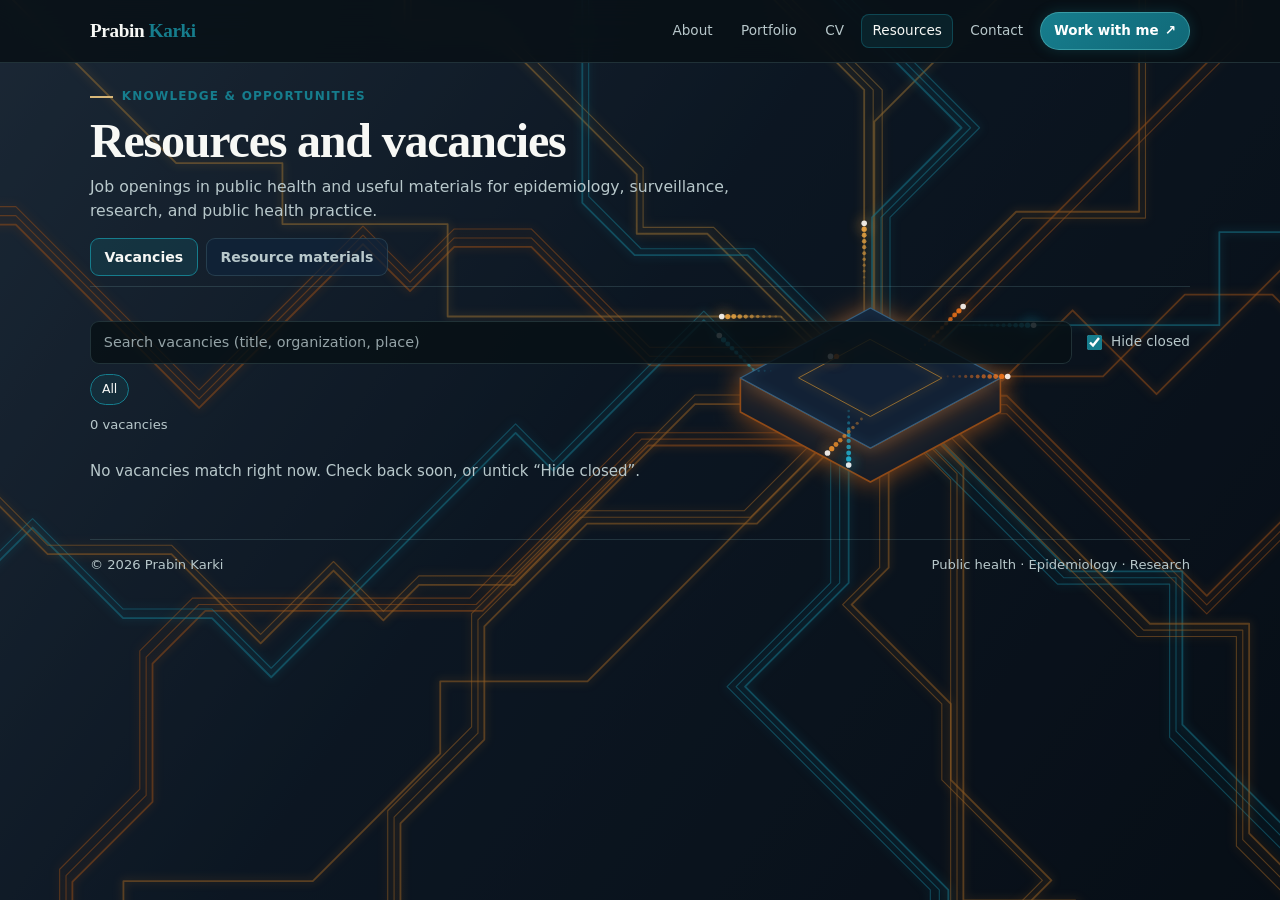
<file: resources.html>
<!DOCTYPE html>
<html lang="en">
<head>
<meta charset="utf-8">
<meta name="viewport" content="width=device-width, initial-scale=1">
<meta name="theme-color" content="#081116">

<title>Resources and Vacancies | Prabin Karki</title>
<meta name="description" content="Public health job vacancies and resource materials shared by Prabin Karki.">
<style>
  
:root {
  --primary-color: #10243A;
  --secondary-color: #167D8D;
  --background-color: #081116;
  --surface-color: rgba(16, 36, 58, 0.82);
  --heading-color: #F7F8F5;
  --text-color: #D4DEDF;
  --accent-color: #D8B779;
  --border-color: rgba(120, 165, 170, 0.22);
  --hover-color: #116978;

  --bg: #081116;
  --ink: #F7F8F5;
  --mute: #B8C8CB;
  --acc: #167D8D;
  --sig: #D8B779;
  --line: rgba(120, 165, 170, 0.22);
  --shadow: 0 18px 45px rgba(0, 0, 0, 0.28);
  --on: #FFFFFF;
  --tint: rgba(22, 125, 141, 0.14);
  --card: rgba(16, 36, 58, 0.76);
}

* {
  box-sizing: border-box;
}

html {
  scroll-behavior: smooth;
  scroll-padding-top: 75px;
}

body {
  margin: 0;
  background: var(--bg);
  color: var(--ink);
  font: 15px/1.6 system-ui, -apple-system, "Segoe UI", Roboto, sans-serif;
  overflow-x: hidden;
}

#tech-canvas {
  position: fixed;
  inset: 0;
  width: 100%;
  height: 100%;
  z-index: -1;
  pointer-events: none;
}

a {
  color: var(--acc);
  text-underline-offset: 4px;
}

a:hover {
  color: #b1f0ef;
}

:focus-visible {
  outline: 3px solid var(--sig);
  outline-offset: 4px;
}

h1, h2, h3 {
  font-family: Georgia, "Times New Roman", serif;
  line-height: 1.2;
  letter-spacing: -0.025em;
}

h1 {
  font-size: clamp(2rem, 5vw, 3rem);
  margin: 0 0 0.45rem;
}

h2 {
  font-size: 1.8rem;
  margin: 0 0 0.5rem;
}

h3 {
  font-size: 1.05rem;
  margin: 0.15rem 0 0.4rem;
}

p {
  max-width: 72ch;
  margin: 0 0 0.65rem;
}

.wrap {
  width: min(1100px, calc(100% - 2.5rem));
  margin: auto;
  position: relative;
  z-index: 1;
}

/* Navigation */

header {
  position: sticky;
  top: 0;
  z-index: 10;
  background: rgba(8, 17, 22, 0.88);
  backdrop-filter: blur(16px);
  -webkit-backdrop-filter: blur(16px);
  border-bottom: 1px solid var(--line);
}

header .wrap {
  display: flex;
  justify-content: space-between;
  align-items: center;
  gap: 0.7rem;
  min-height: 62px;
  flex-wrap: wrap;
}

.brand {
  font: 700 1.2rem Georgia, serif;
  color: var(--ink);
  text-decoration: none;
  letter-spacing: -0.02em;
}

.brand span {
  color: var(--acc);
}

nav {
  display: flex;
  align-items: center;
  justify-content: flex-end;
  gap: 0.35rem;
  flex-wrap: wrap;
  margin-left: auto;
}

nav a.nav-link {
  display: inline-flex;
  align-items: center;
  min-height: 34px;
  padding: 0.32rem 0.65rem;
  border: 1px solid transparent;
  border-radius: 8px;
  color: var(--mute);
  font-size: 0.85rem;
  text-decoration: none;
  transition: color 0.2s ease, background 0.2s ease, border-color 0.2s ease;
}

nav a.nav-link:hover,
nav a.nav-link[aria-current="page"] {
  color: #F7F8F5;
  background: rgba(22, 125, 141, 0.16);
  border-color: rgba(22, 125, 141, 0.42);
}

.glow-button {
  display: inline-flex;
  align-items: center;
  justify-content: center;
  gap: 0.4rem;
  padding: 0.48rem 0.8rem;
  color: #FFFFFF !important;
  background: linear-gradient(135deg, #167D8D, #116978);
  text-decoration: none;
  font-size: 0.84rem;
  font-weight: 700;
  white-space: nowrap;
  border-radius: 999px;
  border: 1px solid rgba(110, 210, 210, 0.4);
  box-shadow: 0 0 13px rgba(22, 125, 141, 0.28);
  transition: all 0.25s ease;
}

.glow-button:hover {
  color: #FFFFFF !important;
  background: linear-gradient(135deg, #1A91A0, #167D8D);
  box-shadow: 0 0 12px rgba(22, 125, 141, 0.5), 0 0 25px rgba(22, 125, 141, 0.2);
  transform: translateY(-2px);
}

/* Compact page layout */

main.wrap {
  padding-top: 0;
}

section {
  padding: 0.8rem 0;
  border-bottom: 1px solid var(--line);
}

.resources-intro {
  padding: 1.1rem 0 0.45rem;
}

.resources-intro .eyebrow {
  margin-bottom: 0.35rem;
}

.resources-intro h1 {
  margin-bottom: 0.35rem;
}

.resources-intro .lead {
  font-size: 0.98rem;
  line-height: 1.5;
  color: var(--mute);
  margin-bottom: 0;
  max-width: 70ch;
}

.eyebrow {
  display: inline-flex;
  align-items: center;
  gap: 0.55rem;
  color: var(--acc);
  font-size: 0.75rem;
  font-weight: 750;
  letter-spacing: 0.1em;
  text-transform: uppercase;
  margin: 0 0 0.5rem;
}

.eyebrow::before {
  content: "";
  width: 23px;
  height: 2px;
  background: var(--sig);
}

/* Tabs */

.tabs {
  display: flex;
  flex-wrap: wrap;
  gap: 0.5rem;
  margin: 0.55rem 0 0.7rem;
  border-bottom: 1px solid var(--line);
  padding-bottom: 0.6rem;
}

.tab {
  padding: 0.42rem 0.85rem;
  border: 1px solid var(--line);
  border-radius: 9px;
  background: var(--card);
  color: var(--mute);
  font: inherit;
  font-size: 0.88rem;
  font-weight: 650;
  cursor: pointer;
  transition: all 0.2s ease;
}

.tab:hover,
.tab.on {
  color: var(--ink);
  background: rgba(22, 125, 141, 0.2);
  border-color: var(--acc);
}

/* Search bar */

.bar {
  display: flex;
  align-items: center;
  justify-content: space-between;
  flex-wrap: wrap;
  gap: 0.65rem;
  margin: 0.65rem 0;
}

.bar input[type="search"] {
  flex: 1;
  min-width: 240px;
  padding: 0.55rem 0.8rem;
  border: 1px solid var(--line);
  border-radius: 9px;
  background: rgba(8, 17, 22, 0.85);
  color: var(--ink);
  font: inherit;
  font-size: 0.9rem;
}

.bar input::placeholder {
  color: var(--mute);
  opacity: 0.8;
}

.chk {
  display: flex;
  align-items: center;
  gap: 0.4rem;
  color: var(--mute);
  font-size: 0.85rem;
  cursor: pointer;
}

.chk input {
  accent-color: var(--acc);
  width: 15px;
  height: 15px;
}

/* Category filters */

.resource-chips {
  display: flex;
  flex-wrap: wrap;
  gap: 0.4rem;
  margin: 0.55rem 0;
}

.resource-chip {
  padding: 0.28rem 0.68rem;
  border: 1px solid var(--line);
  border-radius: 99px;
  background: var(--card);
  color: var(--mute);
  font: inherit;
  font-size: 0.78rem;
  cursor: pointer;
}

.resource-chip:hover,
.resource-chip.on {
  color: var(--ink);
  background: var(--tint);
  border-color: var(--acc);
}

.resource-count {
  color: var(--mute);
  font-size: 0.82rem;
  margin: 0.4rem 0;
}

/* Resource cards — original design retained, dimensions reduced */

.resource-grid {
  display: grid;
  grid-template-columns: repeat(3, minmax(0, 1fr));
  gap: 0.65rem;
  margin: 0.55rem 0 1rem;
  align-items: stretch;
}

.resource-card {
  display: flex;
  flex-direction: column;
  min-height: 0;
  padding: 0.85rem;
  background: var(--card);
  border: 1px solid var(--line);
  border-top: 3px solid var(--sig);
  border-radius: 13px;
  box-shadow: 0 12px 30px rgba(0, 0, 0, 0.12);
  backdrop-filter: blur(8px);
  transition: transform 0.2s ease, border-color 0.2s ease;
}

.resource-card:hover {
  transform: translateY(-4px);
  border-color: rgba(120, 209, 211, 0.45);
}

.resource-card.old {
  opacity: 0.7;
}

.resource-top {
  display: flex;
  justify-content: space-between;
  align-items: center;
  flex-wrap: wrap;
  gap: 0.4rem;
  margin-bottom: 0.4rem;
}

.resource-tag {
  color: var(--sig);
  font-size: 0.7rem;
  font-weight: 750;
  letter-spacing: 0.07em;
  text-transform: uppercase;
}

.resource-badge {
  display: inline-block;
  padding: 0.16rem 0.5rem;
  border: 1px solid var(--line);
  border-radius: 99px;
  background: var(--tint);
  color: var(--acc);
  font-size: 0.7rem;
  font-weight: 650;
}

.resource-badge.soon {
  color: var(--sig);
  border-color: var(--sig);
}

.resource-card h3 {
  color: var(--ink);
  font-size: 1rem;
  line-height: 1.3;
  margin: 0.15rem 0 0.35rem;
}

.resource-card p {
  color: var(--mute);
  font-size: 0.85rem;
  line-height: 1.5;
  margin: 0 0 0.4rem;
}

.resource-org {
  color: var(--acc);
  font-size: 0.82rem;
  font-weight: 600;
  margin-bottom: 0.4rem;
}

.resource-foot {
  display: flex;
  justify-content: space-between;
  align-items: center;
  flex-wrap: wrap;
  gap: 0.5rem;
  margin-top: auto;
  padding-top: 0.55rem;
}

.resource-deadline {
  color: var(--mute);
  font-size: 0.76rem;
}

.resource-btn {
  display: inline-flex;
  align-items: center;
  justify-content: center;
  padding: 0.38rem 0.65rem;
  border: 1px solid var(--acc);
  border-radius: 8px;
  background: var(--acc);
  color: white !important;
  font-size: 0.76rem;
  font-weight: 700;
  text-decoration: none;
  transition: all 0.2s ease;
}

.resource-btn:hover {
  background: var(--hover-color);
  transform: translateY(-2px);
}

.resource-empty {
  grid-column: 1 / -1;
  color: var(--mute);
  padding: 1rem 0;
}

/* Footer */

footer {
  padding: 0.9rem 0 1.2rem;
  color: var(--mute);
  font-size: 0.82rem;
}

footer .wrap {
  display: flex;
  justify-content: space-between;
  gap: 0.7rem;
  flex-wrap: wrap;
}

/* Responsive layout */

@media (max-width: 850px) {
  .resource-grid {
    grid-template-columns: repeat(2, minmax(0, 1fr));
  }
}

@media (max-width: 650px) {
  .wrap {
    width: min(100% - 1.5rem, 1100px);
  }

  header .wrap {
    padding: 0.6rem 0;
  }

  nav {
    justify-content: flex-start;
    gap: 0.3rem;
    width: 100%;
    margin-left: 0;
  }

  nav a.nav-link {
    min-height: 32px;
    padding: 0.3rem 0.5rem;
    font-size: 0.8rem;
  }

  .glow-button {
    padding: 0.42rem 0.65rem;
    font-size: 0.8rem;
  }

  .resources-intro {
    padding: 0.8rem 0 0.35rem;
  }

  .resources-intro h1 {
    font-size: 2rem;
  }

  .resource-grid {
    grid-template-columns: 1fr;
    gap: 0.55rem;
  }

  .bar {
    align-items: stretch;
  }

  .bar input[type="search"] {
    min-width: 100%;
  }

  .resource-card {
    padding: 0.8rem;
  }
}

@media (prefers-reduced-motion: reduce) {
  html {
    scroll-behavior: auto;
  }

  .resource-card,
  .resource-btn,
  nav a.nav-link,
  .glow-button {
    transition: none;
  }
}
</style>
</head>
<body>

<canvas id="tech-canvas" aria-hidden="true"></canvas>

<header>
  <div class="wrap">
    <a class="brand" href="index.html#top">
      Prabin <span>Karki</span>
    </a>

    <nav aria-label="Main navigation">
      <a class="nav-link" href="index.html#about">About</a>
      <a class="nav-link" href="index.html#portfolio">Portfolio</a>
      <a class="nav-link" href="cv.html">CV</a>
      <a class="nav-link" href="resources.html" aria-current="page">Resources</a>
      <a class="nav-link" href="index.html#contact">Contact</a>
      <a href="work_with_me.html" class="glow-button">
        Work with me <span>↗</span>
      </a>
    </nav>
  </div>
</header>

<main class="wrap">

  <div class="resources-intro">
    <p class="eyebrow">Knowledge & opportunities</p>
    <h1>Resources and vacancies</h1>
    <p class="lead">
      Job openings in public health and useful materials for epidemiology,
      surveillance, research, and public health practice.
    </p>
  </div>

  <div class="tabs" role="tablist" aria-label="Resource categories">
    <button class="tab on" role="tab" aria-selected="true" data-tab="vacancies">
      Vacancies
    </button>
    <button class="tab" role="tab" aria-selected="false" data-tab="materials">
      Resource materials
    </button>
  </div>

  <section id="vacancies">

    <div class="bar">
      <input
        type="search"
        id="vq"
        placeholder="Search vacancies (title, organization, place)"
        aria-label="Search vacancies"
      >

      <label class="chk">
        <input type="checkbox" id="hide" checked>
        Hide closed
      </label>
    </div>

    <div class="resource-chips" id="vchips"></div>
    <p class="resource-count" id="vcount"></p>
    <div class="resource-grid" id="vlist"></div>

  </section>

  <section id="materials" hidden>

    <div class="bar">
      <input
        type="search"
        id="mq"
        placeholder="Search resource materials"
        aria-label="Search materials"
      >
    </div>

    <div class="resource-chips" id="mchips"></div>
    <p class="resource-count" id="mcount"></p>
    <div class="resource-grid" id="mlist"></div>

  </section>

</main>

<footer>
  <div class="wrap">
    <span>© 2026 Prabin Karki</span>
    <span>Public health · Epidemiology · Research</span>
  </div>
</footer>

<script>
/* ===== GOOGLE SHEET LINKS ===== */

const SHEET_CSV = "https://docs.google.com/spreadsheets/d/e/2PACX-1vTVsjpUwOQ9MeIoqpbZnZKxe-uSACQ6M1uohoNg0Rzg648ztQ4kPkhO59XyoHz6Vg/pub?output=csv";

const MAT_CSV = "https://docs.google.com/spreadsheets/d/e/2PACX-1vTVsjpUwOQ9MeIoqpbZnZKxe-uSACQ6M1uohoNg0Rzg648ztQ4kPkhO59XyoHz6Vg/pub?gid=721912458&single=true&output=csv";

/* Backup lists. Leave them empty, the sheets fill the page. */

let VAC = [];
let MAT = [];

const $ = s => document.querySelector(s);

const esc = s => String(s == null ? "" : s).replace(/[&<>"']/g, c => ({
  "&": "&amp;",
  "<": "&lt;",
  ">": "&gt;",
  '"': "&quot;",
  "'": "&#39;"
}[c]));

const safe = u =>
  /^(https?:\/\/|files\/|[\w.\-\/]+\.(pdf|docx?|xlsx?))/i.test(u || "")
    ? u
    : "";

const daysLeft = d => {
  if (!d) return null;
  const e = new Date(d + "T23:59:59");
  return isNaN(e) ? null : Math.ceil((e - new Date()) / 864e5);
};

const fmt = d =>
  new Date(d + "T00:00:00").toLocaleDateString("en-GB", {
    day: "numeric",
    month: "short",
    year: "numeric"
  });

function chips(box, list, cur, cb) {
  box.innerHTML = ["All"].concat(list).map(c =>
    `<button class="resource-chip${c === cur ? " on" : ""}" data-c="${esc(c)}">${esc(c)}</button>`
  ).join("");

  box.onclick = e => {
    const b = e.target.closest("[data-c]");
    if (b) cb(b.dataset.c);
  };
}

const uniq = a => [...new Set(a.filter(Boolean))];

/* ===== VACANCIES ===== */

let vt = "All";

function vac() {
  const q = $("#vq").value.trim().toLowerCase();
  const hide = $("#hide").checked;

  chips($("#vchips"), uniq(VAC.map(v => v.type)), vt, c => {
    vt = c;
    vac();
  });

  const rows = VAC.map(v => ({
    v,
    d: daysLeft(v.deadline)
  }))
  .filter(x =>
    (vt === "All" || x.v.type === vt) &&
    (!hide || x.d === null || x.d >= 0) &&
    (!q || [x.v.title, x.v.org, x.v.loc, x.v.note].join(" ").toLowerCase().includes(q))
  )
  .sort((a, b) =>
    (a.d === null) - (b.d === null) ||
    (a.d < 0) - (b.d < 0) ||
    (a.d - b.d)
  );

  $("#vcount").textContent =
    rows.length + (rows.length === 1 ? " vacancy" : " vacancies");

  $("#vlist").innerHTML = rows.length
    ? rows.map(({v, d}) => {
        const closed = d !== null && d < 0;

        const badge = v.example
          ? `<span class="resource-badge">Example</span>`
          : closed
            ? `<span class="resource-badge">Closed</span>`
            : d === null
              ? `<span class="resource-badge">Open until filled</span>`
              : `<span class="resource-badge${d <= 7 ? " soon" : ""}">${d === 0 ? "Last day" : d + " days left"}</span>`;

        const u = safe(v.url);

        return `
          <article class="resource-card${closed ? " old" : ""}">
            <div class="resource-top">
              <span class="resource-tag">${esc(v.type)}</span>
              ${badge}
            </div>

            <h3>${esc(v.title)}</h3>

            <div class="resource-org">
              ${esc(v.org)}${v.loc ? ", " + esc(v.loc) : ""}
            </div>

            ${v.note ? `<p>${esc(v.note)}</p>` : ""}

            <div class="resource-foot">
              <span class="resource-deadline">
                ${v.deadline ? "Deadline: " + esc(fmt(v.deadline)) : "No deadline listed"}
              </span>

              ${u ? `<a class="resource-btn" href="${esc(u)}" target="_blank" rel="noopener noreferrer">View advertisement ↗</a>` : ""}
            </div>
          </article>
        `;
      }).join("")
    : `<p class="resource-empty">No vacancies match right now. Check back soon, or untick “Hide closed”.</p>`;
}

$("#vq").addEventListener("input", vac);
$("#hide").addEventListener("change", vac);

/* ===== RESOURCE MATERIALS ===== */

let mt = "All";

function mat() {
  const q = $("#mq").value.trim().toLowerCase();

  chips($("#mchips"), uniq(MAT.map(m => m.cat)), mt, c => {
    mt = c;
    mat();
  });

  const rows = MAT.filter(m =>
    (mt === "All" || m.cat === mt) &&
    (!q || [m.title, m.desc, m.cat].join(" ").toLowerCase().includes(q))
  );

  $("#mcount").textContent =
    rows.length + (rows.length === 1 ? " resource" : " resources");

  $("#mlist").innerHTML = rows.length
    ? rows.map(m => {
        const u = safe(m.url);

        return `
          <article class="resource-card">
            <div class="resource-top">
              <span class="resource-tag">${esc(m.cat)}</span>
              <span class="resource-badge">${esc(m.kind || "Link")}</span>
            </div>

            <h3>${esc(m.title)}</h3>
            <p>${esc(m.desc)}</p>

            <div class="resource-foot">
              <span></span>

              ${u ? `
                <a class="resource-btn"
                   href="${esc(u)}"
                   target="_blank"
                   rel="noopener noreferrer"
                   ${m.kind === "PDF" ? "download" : ""}>
                  ${m.kind === "PDF" ? "Download ↓" : "Open ↗"}
                </a>
              ` : ""}
            </div>
          </article>
        `;
      }).join("")
    : `<p class="resource-empty">No resources match your search.</p>`;
}

$("#mq").addEventListener("input", mat);

/* ===== TABS ===== */

function tab(id) {
  if (id !== "materials") id = "vacancies";

  ["vacancies", "materials"].forEach(t => {
    $("#" + t).hidden = t !== id;
  });

  document.querySelectorAll(".tab").forEach(b => {
    const active = b.dataset.tab === id;
    b.classList.toggle("on", active);
    b.setAttribute("aria-selected", active ? "true" : "false");
  });
}

document.querySelector(".tabs").addEventListener("click", e => {
  const b = e.target.closest("[data-tab]");
  if (b) {
    location.hash = b.dataset.tab;
  }
});

addEventListener("hashchange", () => {
  tab(location.hash.slice(1));
});

/* ===== GOOGLE SHEETS LOADER ===== */

function csv(t) {
  const r = [];
  let w = [], c = "", q = false;

  for (let i = 0; i < t.length; i++) {
    const h = t[i];

    if (q) {
      if (h === '"') {
        if (t[i + 1] === '"') {
          c += '"';
          i++;
        } else {
          q = false;
        }
      } else {
        c += h;
      }
    } else if (h === '"') {
      q = true;
    } else if (h === ",") {
      w.push(c);
      c = "";
    } else if (h === "\n" || h === "\r") {
      if (h === "\r" && t[i + 1] === "\n") i++;
      w.push(c);
      r.push(w);
      w = [];
      c = "";
    } else {
      c += h;
    }
  }

  if (c || w.length) {
    w.push(c);
    r.push(w);
  }

  return r;
}

async function grab(url) {
  const response = await fetch(url);

  if (!response.ok) {
    throw new Error("Could not load spreadsheet");
  }

  const rows = csv(await response.text());
  const H = rows[0].map(x => x.trim().toLowerCase());

  return rows.slice(1)
    .map(r => k => (r[H.indexOf(k)] || "").trim())
    .filter(g => g("title"));
}

async function load() {
  if (SHEET_CSV) {
    try {
      const v = (await grab(SHEET_CSV)).map(g => ({
        title: g("title"),
        org: g("organization"),
        loc: g("location"),
        type: g("type") || "Other",
        deadline: g("deadline"),
        url: g("url"),
        note: g("note")
      }));

      if (v.length) VAC = v;
    } catch (e) {
      console.error("Vacancies could not be loaded:", e);
    }
  }

  if (MAT_CSV) {
    try {
      const m = (await grab(MAT_CSV)).map(g => ({
        title: g("title"),
        cat: g("category") || "Other",
        kind: g("type") || "Link",
        url: g("url"),
        desc: g("description")
      }));

      if (m.length) MAT = m;
    } catch (e) {
      console.error("Resources could not be loaded:", e);
    }
  }

  vac();
  mat();
  tab(location.hash.slice(1));
}

load();

/* ===== ANIMATED CIRCUIT BACKGROUND ===== */

(function() {
  var cv = $("#tech-canvas");
  var ctx = cv.getContext("2d");
  var off = document.createElement("canvas");
  var o = off.getContext("2d");

  var reduce = matchMedia("(prefers-reduced-motion: reduce)").matches;
  var W, H, dpr;
  var paths = [], pulses = [], ch = {}, run = true;

  var D = [
    [1,0],[.7071,.7071],[0,1],[-.7071,.7071],
    [-1,0],[-.7071,-.7071],[0,-1],[.7071,-.7071]
  ];

  var OR = ["#ff7a1a","#ff9a2e","#ffb347"];
  var CY = "#22c3e6";

  function r(a,b) {
    return a + Math.random() * (b-a);
  }

  function build() {
    paths = [];
    pulses = [];

    var cx = W * (W > 800 ? .68 : .5);
    var cy = H * .42;
    var u = Math.min(W,H) / 900;

    ch = {x:cx,y:cy,u:u};

    for (var k=0;k<8;k++) {
      var tr = 2 + Math.floor(Math.random()*2);

      for (var t=0;t<tr;t++) {
        var col = Math.random()<.34 ? CY : OR[Math.floor(Math.random()*3)];
        var lan = 1 + Math.floor(Math.random()*3);
        var st = [], d = k;

        for (var i=0;i<16;i++) {
          st.push([d,r(50,170)]);
          d = (k + Math.floor(r(-1,2)) + 8) % 8;
        }

        var base = r(-30,30)*u;

        for (var l=0;l<lan;l++) {
          var lo = base+l*9;
          var nx = -D[k][1], ny = D[k][0];
          var px = cx+nx*lo+D[k][0]*30*u;
          var py = cy+ny*lo+D[k][1]*30*u;
          var pts = [[px,py]], len = [0], tot = 0;

          for (var s=0;s<st.length;s++) {
            var dx = D[st[s][0]][0]*st[s][1];
            var dy = D[st[s][0]][1]*st[s][1];

            px += dx;
            py += dy;
            tot += Math.hypot(dx,dy);

            pts.push([px,py]);
            len.push(tot);

            if (px<-60||px>W+60||py<-60||py>H+60) break;
          }

          var p = {
            pts:pts,
            len:len,
            tot:tot,
            col:col,
            w:l?1.1:1.8
          };

          paths.push(p);

          if (Math.random()<.8) {
            pulses.push({p:p,s:-r(0,tot),v:r(1.2,3)});
          }
        }
      }
    }
  }

  function poly(c,a) {
    c.beginPath();
    c.moveTo(a[0][0],a[0][1]);

    for (var i=1;i<a.length;i++) {
      c.lineTo(a[i][0],a[i][1]);
    }

    c.closePath();
  }

  function chip(c,x,y,u) {
    var w=130*u,h=70*u,t=34*u;

    function top(f) {
      return [
        [x,y-h*f],
        [x+w*f,y],
        [x,y+h*f],
        [x-w*f,y]
      ];
    }

    var T=top(1);

    c.shadowColor="#ff7a1a";
    c.shadowBlur=24;

    poly(c,[
      T[3],T[2],T[1],
      [T[1][0],T[1][1]+t],
      [T[2][0],T[2][1]+t],
      [T[3][0],T[3][1]+t]
    ]);

    c.fillStyle="#16233a";
    c.fill();
    c.strokeStyle="#ff7a1a";
    c.lineWidth=1.6;
    c.stroke();

    poly(c,T);
    c.fillStyle="#1c3050";
    c.fill();

    c.shadowColor="#4aa8e8";
    c.shadowBlur=10;
    c.strokeStyle="#5aa0d8";
    c.lineWidth=1.2;
    c.stroke();

    c.shadowColor="#ffb347";
    c.shadowBlur=8;
    c.strokeStyle="#ffb347";
    c.lineWidth=1;

    poly(c,top(.55));
    c.stroke();

    c.shadowBlur=0;
  }

  function stat() {
    o.setTransform(dpr,0,0,dpr,0,0);

    var g=o.createLinearGradient(0,0,W,H);
    g.addColorStop(0,"#2b3b50");
    g.addColorStop(.45,"#101c2e");
    g.addColorStop(1,"#070d18");

    o.fillStyle=g;
    o.fillRect(0,0,W,H);
    o.lineJoin=o.lineCap="round";

    paths.forEach(function(p) {
      o.beginPath();

      p.pts.forEach(function(q,i) {
        i ? o.lineTo(q[0],q[1]) : o.moveTo(q[0],q[1]);
      });

      o.strokeStyle=p.col;
      o.globalAlpha=.55;
      o.lineWidth=p.w;
      o.shadowColor=p.col;
      o.shadowBlur=8;
      o.stroke();
    });

    o.globalAlpha=1;
    o.shadowBlur=0;

    chip(o,ch.x,ch.y,ch.u);

    o.shadowBlur=0;
    o.fillStyle="rgba(8,17,22,.45)";
    o.fillRect(0,0,W,H);
  }

  function at(p,s) {
    if(s<0) return null;
    if(s>=p.tot) return p.pts[p.pts.length-1];

    for(var i=1;i<p.len.length;i++) {
      if(p.len[i]>=s) {
        var f=(s-p.len[i-1])/(p.len[i]-p.len[i-1]);
        var a=p.pts[i-1],b=p.pts[i];

        return [
          a[0]+(b[0]-a[0])*f,
          a[1]+(b[1]-a[1])*f
        ];
      }
    }

    return p.pts[p.pts.length-1];
  }

  function pulse(q) {
    q.s+=q.v;

    if(q.s>q.p.tot+70) {
      q.s=-r(0,300);
      q.v=r(1.2,3);
    }

    if(q.s<0) return;

    for(var i=0;i<12;i++) {
      var pt=at(q.p,q.s-i*6);
      if(!pt) continue;

      ctx.globalAlpha=(1-i/12)*.9;
      ctx.fillStyle=i?q.p.col:"#fff";
      ctx.shadowColor=q.p.col;
      ctx.shadowBlur=i<2?14:0;

      ctx.beginPath();
      ctx.arc(pt[0],pt[1],2.4*(1-i/14)+.4,0,6.283);
      ctx.fill();
    }

    ctx.globalAlpha=1;
    ctx.shadowBlur=0;
  }

  function frame() {
    if(run) {
      ctx.setTransform(1,0,0,1,0,0);
      ctx.drawImage(off,0,0);
      ctx.setTransform(dpr,0,0,dpr,0,0);
      pulses.forEach(pulse);
    }

    requestAnimationFrame(frame);
  }

  function size() {
    dpr=Math.min(devicePixelRatio||1,2);
    W=innerWidth;
    H=innerHeight;

    cv.width=off.width=W*dpr;
    cv.height=off.height=H*dpr;

    build();
    stat();

    if(reduce) {
      ctx.setTransform(1,0,0,1,0,0);
      ctx.drawImage(off,0,0);
    }
  }

  addEventListener("resize",size);

  document.addEventListener("visibilitychange",function() {
    run=!document.hidden;
  });

  size();

  if(!reduce) frame();
})();
</script>

</body>
</html>
</file>
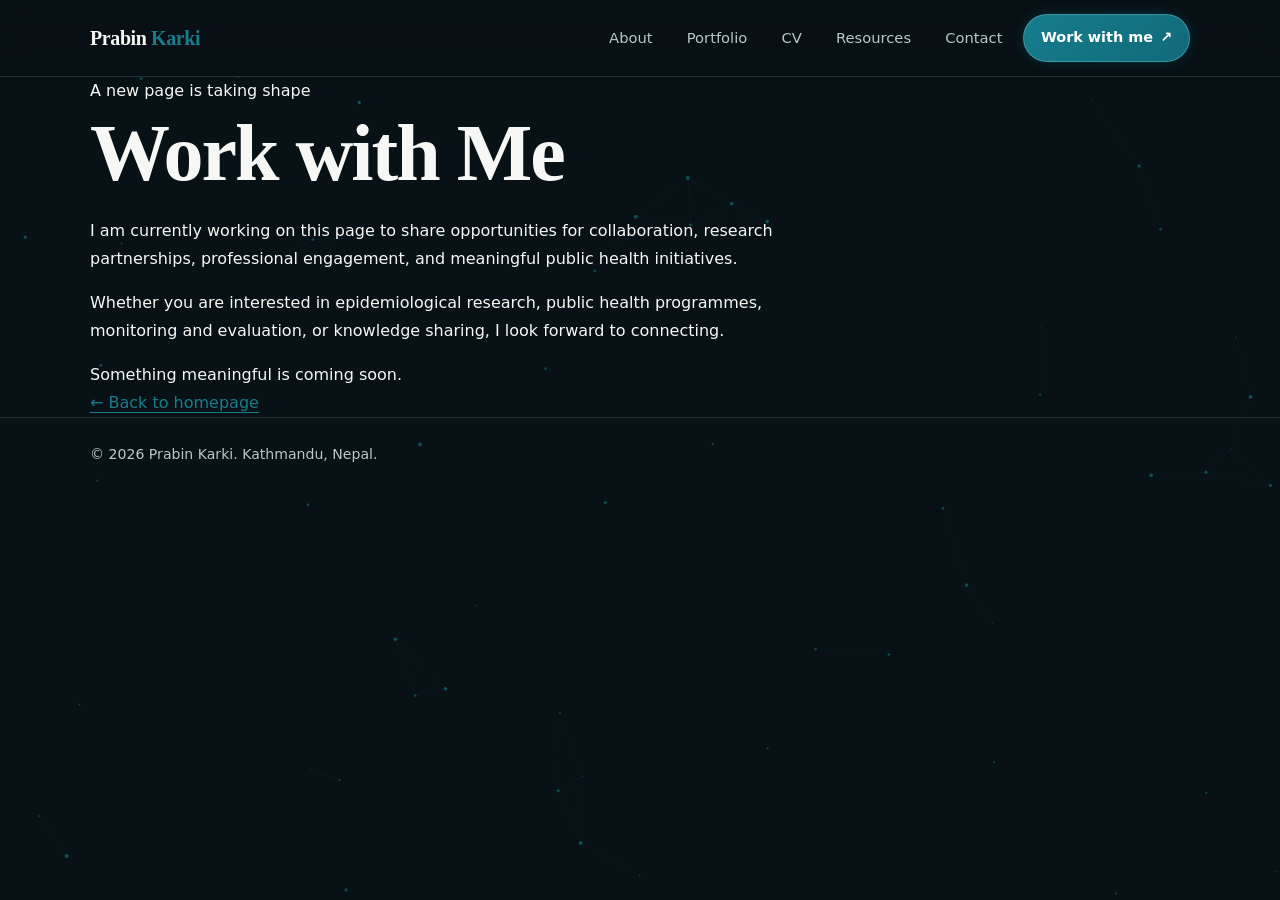
<file: work_with_me.html>
<!DOCTYPE html>
<html lang="en">
<head>
<meta charset="utf-8">
<meta name="viewport" content="width=device-width, initial-scale=1">

<title>Work with Me | Prabin Karki</title>
<meta name="description" content="Explore opportunities to collaborate with Prabin Karki in public health, epidemiology, research, and monitoring and evaluation.">

<style>

:root {
  --primary-color: #10243A;
  --secondary-color: #167D8D;
  --background-color: #081116;
  --surface-color: rgba(16, 36, 58, 0.82);
  --heading-color: #F7F8F5;
  --text-color: #D4DEDF;
  --accent-color: #D8B779;
  --border-color: rgba(120, 165, 170, 0.22);
  --hover-color: #116978;

  --bg: #081116;
  --ink: #F7F8F5;
  --mute: #B8C8CB;
  --acc: #167D8D;
  --sig: #D8B779;
  --line: rgba(120, 165, 170, 0.22);
  --shadow: 0 18px 45px rgba(0, 0, 0, 0.28);
  --on: #FFFFFF;
  --tint: rgba(22, 125, 141, 0.14);
  --card: rgba(16, 36, 58, 0.76);
}

* {
  box-sizing: border-box;
}

html {
  scroll-behavior: smooth;
  scroll-padding-top: 90px;
}

body {
  margin: 0;
  background: var(--bg);
  color: var(--ink);
  font: 16px/1.75 system-ui, -apple-system, "Segoe UI", Roboto, sans-serif;
  overflow-x: hidden;
}

#tech-canvas {
  position: fixed;
  inset: 0;
  width: 100%;
  height: 100%;
  z-index: -1;
  pointer-events: none;
}

a {
  color: var(--acc);
  text-underline-offset: 4px;
}

a:hover {
  color: #b1f0ef;
}

:focus-visible {
  outline: 3px solid var(--sig);
  outline-offset: 4px;
}

h1, h2, h3 {
  font-family: Georgia, "Times New Roman", serif;
  line-height: 1.2;
  letter-spacing: -0.025em;
}

h1 {
  font-size: clamp(2.7rem, 7vw, 5rem);
  margin: 0 0 1rem;
}

p {
  max-width: 72ch;
}

.wrap {
  width: min(1100px, calc(100% - 2.5rem));
  margin: auto;
  position: relative;
  z-index: 1;
}

/* HEADER AND NAVIGATION */

header {
  position: sticky;
  top: 0;
  z-index: 10;
  background: rgba(8, 17, 22, 0.88);
  backdrop-filter: blur(16px);
  -webkit-backdrop-filter: blur(16px);
  border-bottom: 1px solid var(--line);
}

header .wrap {
  display: flex;
  justify-content: space-between;
  align-items: center;
  gap: 1rem;
  min-height: 76px;
  flex-wrap: wrap;
}

.brand {
  font: 700 1.25rem Georgia, serif;
  color: var(--ink);
  text-decoration: none;
  letter-spacing: -0.02em;
}

.brand span {
  color: var(--acc);
}

nav {
  display: flex;
  align-items: center;
  justify-content: flex-end;
  gap: 0.45rem;
  flex-wrap: wrap;
  margin-left: auto;
}

nav a.nav-link {
  display: inline-flex;
  align-items: center;
  min-height: 38px;
  padding: 0.42rem 0.78rem;
  border: 1px solid transparent;
  border-radius: 8px;
  color: var(--mute);
  font-size: 0.92rem;
  text-decoration: none;
  transition: all 0.2s ease;
}

nav a.nav-link:hover,
nav a.nav-link[aria-current="page"] {
  color: var(--ink);
  background: rgba(22, 125, 141, 0.16);
  border-color: rgba(22, 125, 141, 0.42);
}

/* WORK WITH ME NAVIGATION BUTTON */

.glow-button {
  display: inline-flex;
  align-items: center;
  justify-content: center;
  gap: 0.45rem;
  padding: 0.62rem 1.05rem;
  color: #FFFFFF !important;
  background: linear-gradient(135deg, #167D8D, #116978);
  text-decoration: none;
  font-size: 0.9rem;
  font-weight: 700;
  white-space: nowrap;
  border-radius: 999px;
  border: 1px solid rgba(110, 210, 210, 0.4);
  box-shadow: 0 0 13px rgba(22, 125, 141, 0.28);
  transition: all 0.25s ease;
}

.glow-button:hover {
  color: #FFFFFF !important;
  background: linear-gradient(135deg, #1A91A0, #167D8D);
  transform: translateY(-2px);
}

/* FOOTER */

footer {
  padding: 1.5rem 0 2rem;
  color: var(--mute);
  font-size: 0.88rem;
  border-top: 1px solid var(--line);
}

footer .wrap {
  display: flex;
  justify-content: space-between;
  gap: 1rem;
  flex-wrap: wrap;
}

/* RESPONSIVE NAVIGATION */

@media (max-width: 650px) {
  .wrap {
    width: min(100% - 1.5rem, 1100px);
  }

  header .wrap {
    padding: 0.8rem 0;
  }

  nav {
    justify-content: flex-start;
    gap: 0.35rem;
    width: 100%;
    margin-left: 0;
  }

  nav a.nav-link {
    min-height: 34px;
    padding: 0.35rem 0.6rem;
    font-size: 0.84rem;
  }

  .glow-button {
    padding: 0.48rem 0.8rem;
    font-size: 0.84rem;
  }
}
</style>
</head>

<body>

<canvas id="tech-canvas" aria-hidden="true"></canvas>

<header>
  <div class="wrap">

    <a class="brand" href="index.html#top">
      Prabin <span>Karki</span>
    </a>

    <nav aria-label="Main navigation">
      <a class="nav-link" href="index.html#about">About</a>
      <a class="nav-link" href="index.html#portfolio">Portfolio</a>
      <a class="nav-link" href="cv.html">CV</a>
      <a class="nav-link" href="resources.html">Resources</a>
      <a class="nav-link" href="index.html#contact">Contact</a>
      <a href="work_with_me.html" class="glow-button" aria-current="page">
        Work with me <span>↗</span>
      </a>
    </nav>

  </div>
</header>

<main class="wrap">

  <section class="coming-soon">
    <div class="coming-content">

      <div class="coming-label">A new page is taking shape</div>

      <h1>
        Work with <span>Me</span>
      </h1>

      <p>
        I am currently working on this page to share opportunities
        for collaboration, research partnerships, professional
        engagement, and meaningful public health initiatives.
      </p>

      <p>
        Whether you are interested in epidemiological research,
        public health programmes, monitoring and evaluation,
        or knowledge sharing, I look forward to connecting.
      </p>

      <div class="coming-note">
        Something meaningful is coming soon.
      </div>

      <a href="index.html" class="back-home">
        ← Back to homepage
      </a>

    </div>
  </section>

</main>

<footer>
  <div class="wrap">
    © 2026 Prabin Karki. Kathmandu, Nepal.
  </div>
</footer>

<script>
// Animated background
const canvas=document.getElementById("tech-canvas");
const ctx=canvas.getContext("2d");

let w,h,particles=[];

function resize(){
  w=canvas.width=window.innerWidth;
  h=canvas.height=window.innerHeight;

  particles=Array.from(
    {length:Math.min(65,Math.floor(w/20))},
    ()=>({
      x:Math.random()*w,
      y:Math.random()*h,
      vx:(Math.random()-.5)*.35,
      vy:(Math.random()-.5)*.35,
      r:Math.random()*1.5+.5
    })
  );
}

function animate(){
  ctx.clearRect(0,0,w,h);

  particles.forEach((p,i)=>{
    p.x+=p.vx;
    p.y+=p.vy;

    if(p.x<0||p.x>w)p.vx*=-1;
    if(p.y<0||p.y>h)p.vy*=-1;

    ctx.beginPath();
    ctx.arc(p.x,p.y,p.r,0,Math.PI*2);
    ctx.fillStyle="rgba(22,125,141,.55)";
    ctx.fill();

    for(let j=i+1;j<particles.length;j++){
      const q=particles[j];
      const dx=p.x-q.x;
      const dy=p.y-q.y;
      const d=Math.sqrt(dx*dx+dy*dy);

      if(d<120){
        ctx.beginPath();
        ctx.moveTo(p.x,p.y);
        ctx.lineTo(q.x,q.y);
        ctx.strokeStyle=`rgba(22,125,141,${.12*(1-d/120)})`;
        ctx.stroke();
      }
    }
  });

  requestAnimationFrame(animate);
}

window.addEventListener("resize",resize);
resize();
animate();
</script>

</body>
</html>
</file>
<file: style.css>
:root {
  /* Navy, teal and warm-white accents; preserve the existing dark background */
  --primary-color: #10243A;
  --secondary-color: #167D8D;
  --background-color: #081116;
  --surface-color: rgba(16, 36, 58, 0.82);
  --heading-color: #F7F8F5;
  --text-color: #D4DEDF;
  --accent-color: #D8B779;
  --border-color: rgba(120, 165, 170, 0.22);
  --hover-color: #116978;

  /* Existing stylesheet variable names */
  --bg: #081116;
  --ink: #F7F8F5;
  --mute: #B8C8CB;
  --acc: #167D8D;
  --sig: #D8B779;
  --line: rgba(120, 165, 170, 0.22);
  --shadow: 0 18px 45px rgba(0, 0, 0, 0.28);
  --on: #FFFFFF;
  --tint: rgba(22, 125, 141, 0.14);
  --card: rgba(16, 36, 58, 0.76);
}

* {
  box-sizing: border-box;
}

html {
  scroll-behavior: smooth;
  scroll-padding-top: 90px;
}

body {
  margin: 0;
  background: var(--bg);
  color: var(--ink);
  font: 16px/1.75 system-ui, -apple-system, "Segoe UI", Roboto, sans-serif;
  overflow-x: hidden;
}

#tech-canvas {
  position: fixed;
  inset: 0;
  width: 100%;
  height: 100%;
  z-index: -1;
  pointer-events: none;
}

a {
  color: var(--acc);
  text-underline-offset: 4px;
}

a:hover {
  color: #b1f0ef;
}

:focus-visible {
  outline: 3px solid var(--sig);
  outline-offset: 4px;
}

h1, h2, h3 {
  font-family: Georgia, "Times New Roman", serif;
  line-height: 1.2;
  letter-spacing: -0.025em;
}

h1 {
  font-size: clamp(2.7rem, 7vw, 5rem);
  margin: 0 0 1rem;
}

h2 {
  font-size: clamp(1.8rem, 4vw, 2.35rem);
  margin: 0 0 0.75rem;
}

h3 {
  font-size: 1.25rem;
  margin: 0.2rem 0 0.65rem;
}

p {
  max-width: 72ch;
  margin: 0 0 1rem;
}

.wrap {
  width: min(1100px, calc(100% - 2.5rem));
  margin: auto;
  position: relative;
  z-index: 1;
}

/* Navigation — consistent tabs across every page */
header {
  position: sticky;
  top: 0;
  z-index: 10;
  background: rgba(8, 17, 22, 0.88);
  backdrop-filter: blur(16px);
  -webkit-backdrop-filter: blur(16px);
  border-bottom: 1px solid var(--line);
}

header .wrap {
  display: flex;
  justify-content: space-between;
  align-items: center;
  gap: 1rem;
  min-height: 76px;
  flex-wrap: wrap;
}

.brand {
  font: 700 1.25rem Georgia, serif;
  color: var(--ink);
  text-decoration: none;
  letter-spacing: -0.02em;
}

.brand span {
  color: var(--acc);
}

nav {
  display: flex;
  align-items: center;
  justify-content: flex-end;
  gap: 0.45rem;
  flex-wrap: wrap;
  margin-left: auto;
}

nav a.nav-link {
  display: inline-flex;
  align-items: center;
  min-height: 38px;
  padding: 0.42rem 0.78rem;
  border: 1px solid transparent;
  border-radius: 8px;
  color: var(--mute);
  font-size: 0.92rem;
  text-decoration: none;
  transition: color 0.2s ease, background 0.2s ease, border-color 0.2s ease;
}

nav a.nav-link:hover,
nav a.nav-link[aria-current="page"] {
  color: #F7F8F5;
  background: rgba(22, 125, 141, 0.16);
  border-color: rgba(22, 125, 141, 0.42);
}

/* General sections */

section {
  padding: clamp(3.5rem, 7vw, 6rem) 0;
  border-bottom: 1px solid var(--line);
}

.hero {
  padding: clamp(4rem, 9vw, 7rem) 0 5rem;
}

/* Hero section */

.hero-grid {
  display: grid;
  grid-template-columns: minmax(220px, 330px) 1fr;
  gap: clamp(2rem, 6vw, 5rem);
  align-items: center;
}

.portrait-frame {
  position: relative;
  max-width: 330px;
}

.portrait-frame::before {
  content: "";
  position: absolute;
  inset: 14px -14px -14px 14px;
  border: 1px solid var(--sig);
  border-radius: 22px;
  opacity: 0.8;
}

.hero-grid img {
  display: block;
  position: relative;
  width: 100%;
  aspect-ratio: 4 / 5;
  border-radius: 18px;
  object-fit: cover;
  object-position: center;
  box-shadow: var(--shadow);
  border: 1px solid rgba(255, 255, 255, 0.12);
}

.eyebrow {
  display: inline-flex;
  align-items: center;
  gap: 0.65rem;
  color: var(--acc);
  font-size: 0.82rem;
  font-weight: 750;
  letter-spacing: 0.12em;
  text-transform: uppercase;
  margin: 0 0 1rem;
}

.eyebrow::before {
  content: "";
  width: 28px;
  height: 2px;
  background: var(--sig);
}

.role {
  color: var(--acc);
  font-weight: 650;
  font-size: 1.05rem;
  margin-bottom: 0.55rem;
}

.lead {
  font-size: clamp(1.08rem, 2vw, 1.3rem);
  color: var(--mute);
  max-width: 55ch;
}

.hero-note {
  color: var(--mute);
  font-size: 0.94rem;
  margin-top: 1.2rem;
}

/* Buttons */

.row {
  display: flex;
  flex-wrap: wrap;
  gap: 0.8rem;
  margin-top: 1.7rem;
}

.btn {
  display: inline-flex;
  align-items: center;
  justify-content: center;
  gap: 0.5rem;
  padding: 0.78rem 1.15rem;
  border-radius: 9px;
  border: 1px solid var(--acc);
  color: var(--acc);
  text-decoration: none;
  font-weight: 700;
  transition: transform 0.2s ease, background 0.2s ease;
}

.btn.pri {
  background: var(--acc);
  color: var(--on);
}

.btn:hover {
  transform: translateY(-2px);
  filter: brightness(1.06);
}

/* About section */

.section-intro {
  color: var(--mute);
  margin-bottom: 1.8rem;
}

.about-grid {
  display: grid;
  grid-template-columns: 1.35fr 0.8fr;
  gap: 2rem;
  align-items: start;
}

.about-copy,
.skills-panel {
  background: rgba(8, 17, 22, 0.68);
  border: 1px solid var(--line);
  border-radius: 16px;
  padding: clamp(1.25rem, 3vw, 2rem);
  backdrop-filter: blur(6px);
}

.skills-panel h3 {
  margin-bottom: 1rem;
}

.chips {
  display: flex;
  flex-wrap: wrap;
  gap: 0.55rem;
  padding: 0;
  list-style: none;
  margin: 0;
}

.chips li {
  background: var(--tint);
  border: 1px solid rgba(120, 209, 211, 0.16);
  color: var(--acc);
  padding: 0.35rem 0.8rem;
  border-radius: 99px;
  font-size: 0.88rem;
}

/* Portfolio cards */

.grid {
  display: grid;
  grid-template-columns: repeat(3, minmax(0, 1fr));
  gap: 1.15rem;
  margin-top: 1.8rem;
}

.item {
  display: flex;
  flex-direction: column;
  min-height: 245px;
  background: var(--card);
  border: 1px solid var(--line);
  border-top: 3px solid var(--sig);
  border-radius: 13px;
  padding: 1.35rem;
  box-shadow: 0 12px 30px rgba(0, 0, 0, 0.12);
  backdrop-filter: blur(8px);
  transition: transform 0.2s ease, border-color 0.2s ease;
}

.item:hover {
  transform: translateY(-4px);
  border-color: rgba(120, 209, 211, 0.45);
}

.item .tag {
  color: var(--sig);
  font-size: 0.78rem;
  font-weight: 750;
  letter-spacing: 0.08em;
  text-transform: uppercase;
  margin-bottom: 0.75rem;
}

.item p {
  color: var(--mute);
  font-size: 0.95rem;
  flex: 1;
}

.item a {
  font-weight: 700;
  text-decoration: none;
}

.text-link {
  display: inline-block;
  margin-top: 1.5rem;
  font-weight: 700;
}

/* Contact section */

.contact-card {
  display: flex;
  justify-content: space-between;
  align-items: flex-start;
  gap: 2rem;
  flex-wrap: wrap;
  padding: clamp(1.5rem, 4vw, 2.5rem);
  background: rgba(22, 38, 44, 0.82);
  border: 1px solid var(--line);
  border-radius: 16px;
}

.contact-details p {
  margin-bottom: 0.55rem;
}

.contact-label {
  color: var(--mute);
  font-size: 0.9rem;
}

/* Work with me — distinct teal call-to-action */
.glow-button {
  display: inline-flex;
  align-items: center;
  justify-content: center;
  gap: 0.45rem;
  padding: 0.62rem 1.05rem;
  color: #FFFFFF !important;
  background: linear-gradient(135deg, #167D8D, #116978);
  text-decoration: none;
  font-size: 0.9rem;
  font-weight: 700;
  white-space: nowrap;
  border-radius: 999px;
  border: 1px solid rgba(110, 210, 210, 0.4);
  box-shadow: 0 0 13px rgba(22, 125, 141, 0.28);
  transition: all 0.25s ease;
}

.glow-button:hover {
  color: #FFFFFF !important;
  background: linear-gradient(135deg, #1A91A0, #167D8D);
  box-shadow: 0 0 12px rgba(22, 125, 141, 0.5), 0 0 25px rgba(22, 125, 141, 0.2);
  transform: translateY(-2px);
}

/* Footer */

footer {
  padding: 1.5rem 0 2rem;
  color: var(--mute);
  font-size: 0.88rem;
}

footer .wrap {
  display: flex;
  justify-content: space-between;
  gap: 1rem;
  flex-wrap: wrap;
}

/* Responsive layout */

@media (max-width: 850px) {
  .grid {
    grid-template-columns: repeat(2, minmax(0, 1fr));
  }

  .about-grid {
    grid-template-columns: 1fr;
  }
}

@media (max-width: 650px) {
  .wrap {
    width: min(100% - 1.5rem, 1100px);
  }

  header .wrap {
    padding: 0.8rem 0;
  }

  nav {
    justify-content: flex-start;
    gap: 0.35rem;
    width: 100%;
    margin-left: 0;
  }

  nav a.nav-link {
    min-height: 34px;
    padding: 0.35rem 0.6rem;
    font-size: 0.84rem;
  }

  .glow-button {
    padding: 0.48rem 0.8rem;
    font-size: 0.84rem;
  }

  .hero-grid {
    grid-template-columns: 1fr;
    gap: 2.5rem;
  }

  .portrait-frame {
    max-width: 250px;
    margin: 0 auto 1rem;
  }

  .hero-grid img {
    aspect-ratio: 4 / 4.5;
  }

  .grid {
    grid-template-columns: 1fr;
  }

  .item {
    min-height: 0;
  }
}

@media (prefers-reduced-motion: reduce) {
  html {
    scroll-behavior: auto;
  }

  .btn,
  .item,
  nav a.nav-link,
  .glow-button {
    transition: none;
  }
}
</file>
